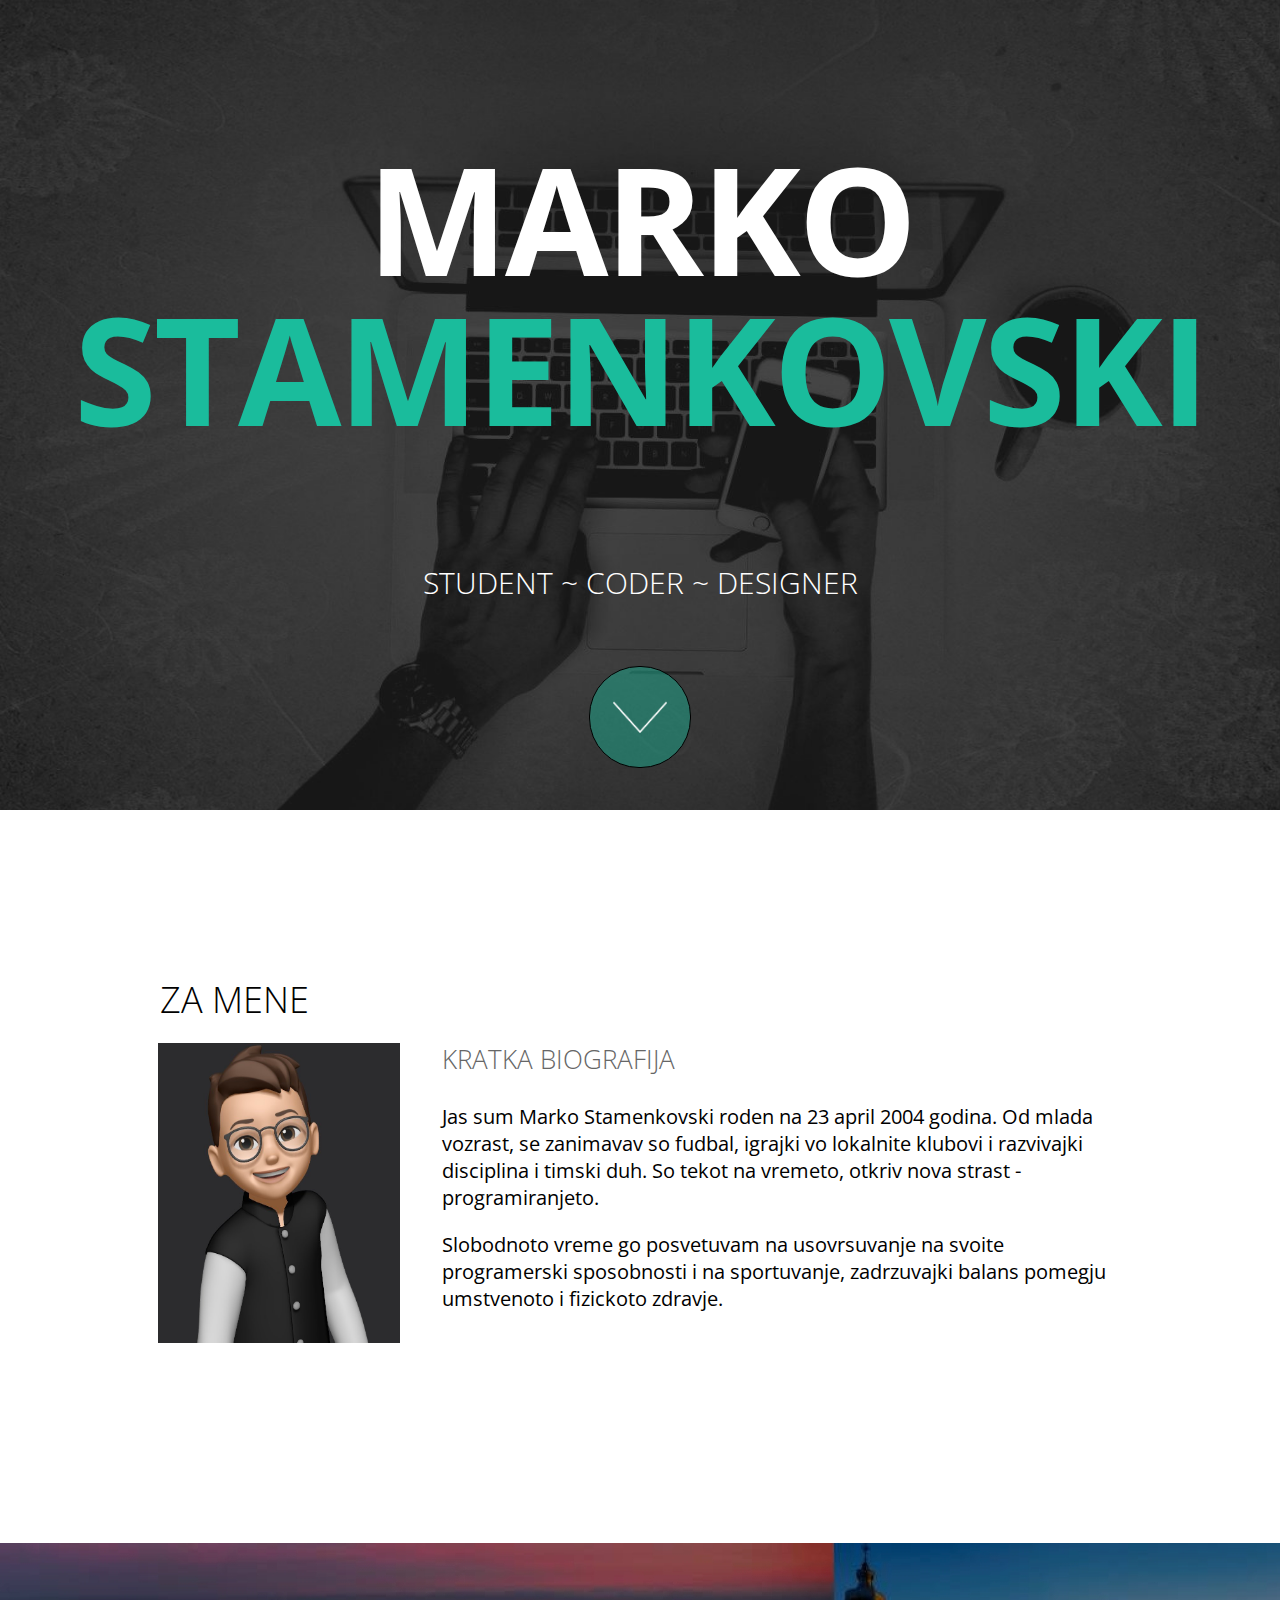
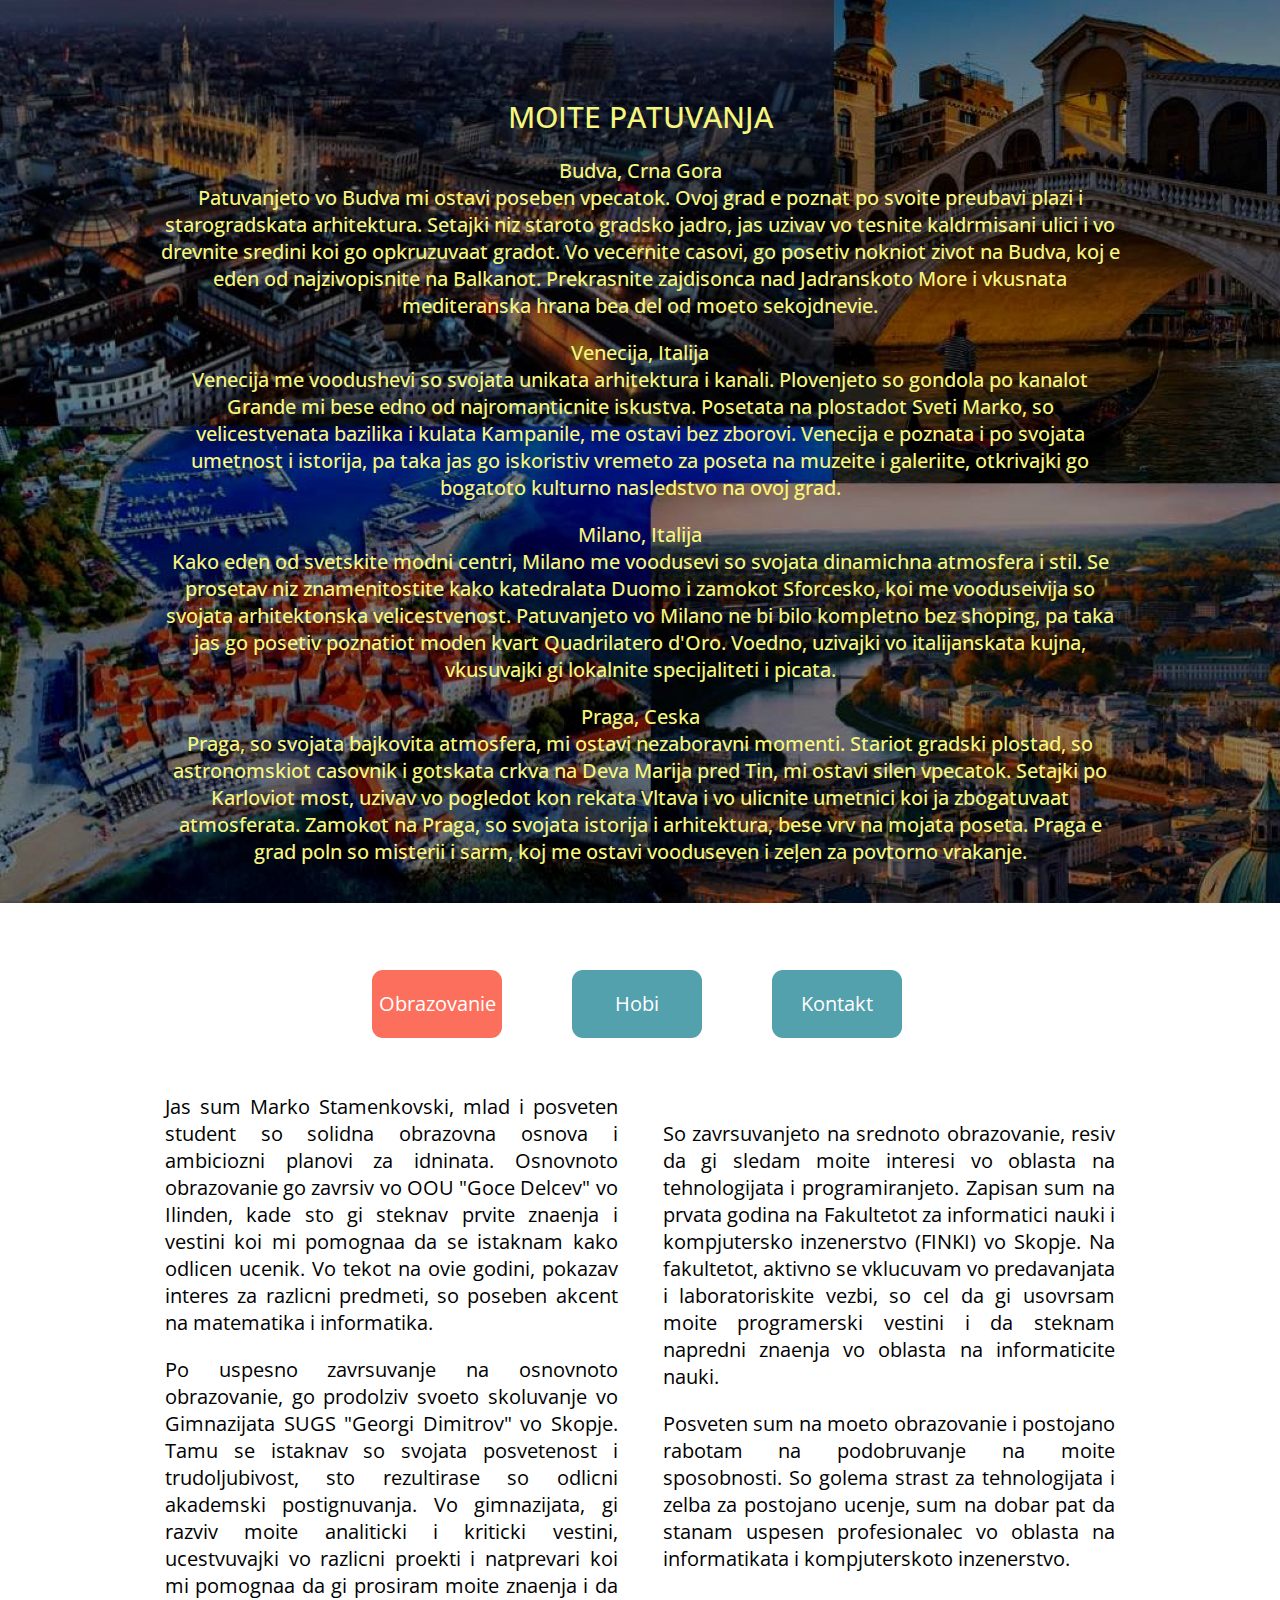
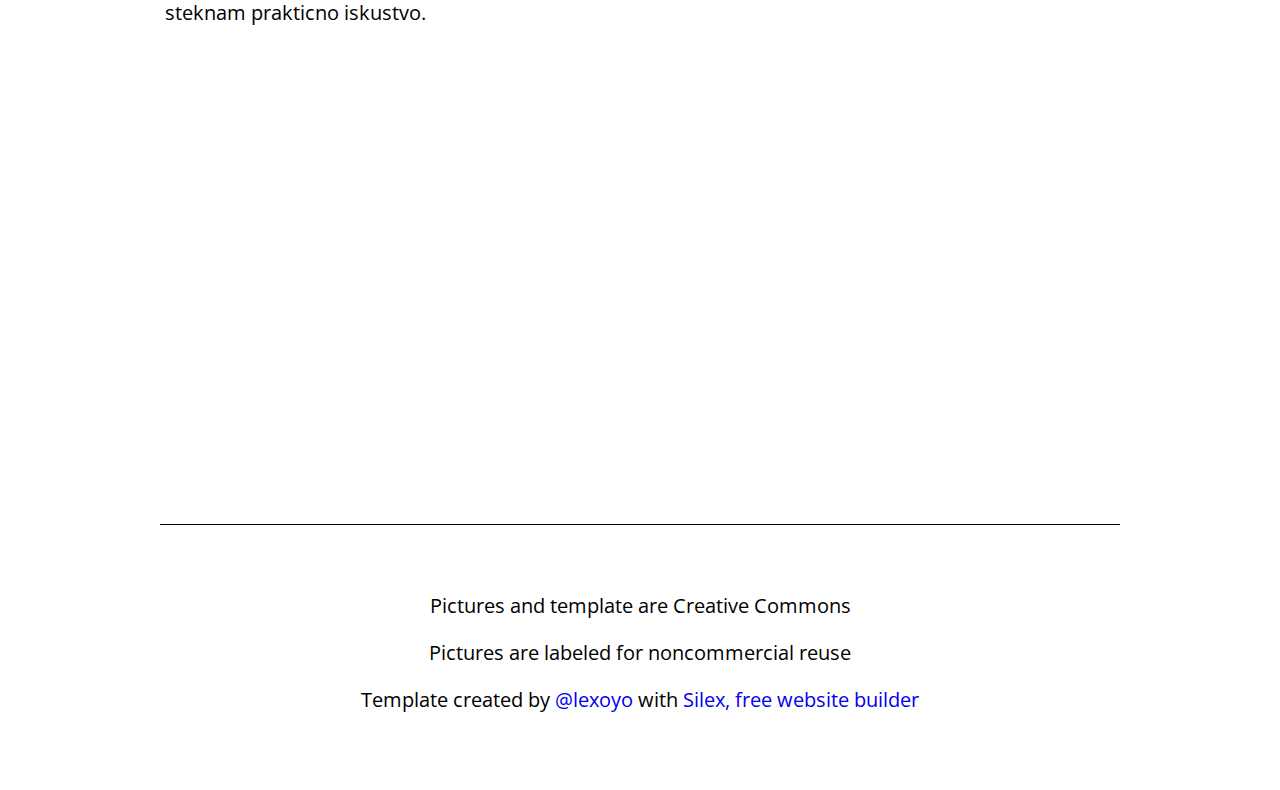
<file: index.html>
<!doctype html><html lang=""><head>
    <meta charset="UTF-8">
    <!-- generator meta tag -->
    <!-- leave this for stats and Silex version check -->
    <meta name="generator" content="Silex v2.2.14">
    <!-- End of generator meta tag -->
    <link href="css/normalize.css" rel="stylesheet">
    <link href="css/front-end.css" rel="stylesheet">
    <script src="js/jquery.js"></script>
    
    
    <script src="js/front-end.js"></script>

    
    <script class="silex-script"></script>
    

    <title> - Design</title>

    <meta name="viewport" content="width=device-width, initial-scale=1, maximum-scale=2.2" data-silex-viewport="">
    
<link href="https://fonts.googleapis.com/css?family=Open+Sans:700,300" rel="stylesheet" class="silex-custom-font"><script src="js/unslider-min.js"></script><script src="js/unslider-min.js"></script><link rel="stylesheet" href="css/unslider.css"><link rel="stylesheet" href="css/unslider.css"><script src="js/script.js"></script><link href="css/styles.css" rel="stylesheet"><style>body { opacity: 0; transition: .25s opacity ease; }</style></head>

<body class="body-initial enable-mobile all-style prevent-resizable prevent-selectable editable-style silex-runtime silex-published" data-current-page="page-design">
    <section class="container-element editable-style silex-id-1489143154958-1 section-element prevent-resizable">
        <div class="editable-style silex-element-content silex-id-1489143154957-0 container-element hero website-width">
            
            
        <div class="editable-style silex-id-1440793860642-0 text-element top-text text-style-1">
                <div class="silex-element-content normal">
                    <h1>MARKO <b>STAMENKOVSKI</b> </h1>
                    
                    <h2>Student ~ Coder ~ Designer </h2>
                    
                </div>
            </div><a class="editable-style silex-id-1440798151836-0 container-element go-down" href="#after-hero">

                <div class="editable-style silex-id-1484954814876-0 image-element"><img src="assets/scroll_arrow.png" class="" alt="scroll arrow down"></div>
            </a></div>
    </section>
    <section class="container-element editable-style silex-id-1489143327627-3 section-element prevent-resizable">
        
    <div class="editable-style silex-element-content silex-id-1489143327626-2 container-element website-width" id="after-hero">

            
            
            
        <div class="editable-style silex-id-1440798996856-3 text-element">
                <div class="silex-element-content normal">
                    <h3>Za Mene</h3>
                </div>
            </div><div class="editable-style silex-id-1440798669277-2 image-element"><img class="" src="assets/me.jpg" alt="Portrait of me">
            </div><div class="editable-style silex-id-1440799193140-4 text-element content-black">
                <div class="silex-element-content normal">
                    <h3>Kratka Biografija<br></h3>
                    <p>Jas sum Marko Stamenkovski roden na 23 april 2004 godina. Od mlada vozrast, se zanimavav so fudbal, igrajki vo lokalnite klubovi i razvivaјki disciplina i timski duh. So tekot na vremeto, otkriv nova strast - programiranjeto.
                        <br>
                    </p>
                    <p> Slobodnoto vreme go posvetuvam na usovrsuvanje na svoite programerski sposobnosti i na sportuvanje, zadrzuvaјki balans pomegju umstvenoto i fizickoto zdravje. </p>
                </div>
            </div></div></section>
    <section class="container-element editable-style silex-id-1489143411591-5 section-element prevent-resizable">
        <div class="editable-style silex-element-content website-width silex-id-1489143411591-4 container-element">
            <div class="editable-style silex-id-1440800016088-6 text-element middle-text content-white">
                <div class="silex-element-content normal">
                    <h2>Moite patuvanja <br></h2>
                    <p>Budva, Crna Gora <br>
                        Patuvanjeto vo Budva mi ostavi poseben vpecatok. Ovoj grad e poznat po svoite preubavi plazi i starogradskata arhitektura. Setajki niz staroto gradsko jadro, jas uzivav vo tesnite kaldrmisani ulici i vo drevnite ѕredini koi go opkruzuvaat gradot. Vo vecernite casovi, go posetiv nokniot zivot na Budva, koj e eden od najzivopisnite na Balkanot. Prekrasnite zajdisonca nad Jadranskoto More i vkusnata mediteranska hrana bea del od moeto sekojdnevie.</p>
                    <p></p>
                    <p>Venecija, Italija<br>
                        Venecija me voodushevi so svojata unikata arhitektura i kanali. Plovenjeto so gondola po kanalot Grande mi bese edno od najromanticnite iskustva. Posetata na plostadot Sveti Marko, so velicestvenata bazilika i kulata Kampanile, me ostavi bez zborovi. Venecija e poznata i po svojata umetnost i istorija, pa taka jas go iskoristiv vremeto za poseta na muzeite i galeriite, otkrivaјki
                        go bogatoto kulturno nasledstvo na ovoj grad.</p>
                    <p>Milano, Italija<br>
                        Kako eden od svetskite modni centri, Milano me voodusevi so svojata dinamichna atmosfera i stil. Se prosetav niz znamenitostite kako katedralata Duomo i zamokot Sforcesko, koi me vooduseivija so svojata arhitektonska velicestvenost. Patuvanjeto vo Milano ne bi bilo kompletno bez shoping, pa taka jas go posetiv poznatiot moden kvart Quadrilatero d'Oro. Voedno, uzivajki vo italijanskata kujna,
                        vkusuvajki gi lokalnite specijaliteti i picata.
                    </p>
                    <p>Praga, Ceska<br>
                        Praga, so svojata bajkovita atmosfera, mi ostavi nezaboravni momenti. Stariot gradski plostad, so astronomskiot casovnik i gotskata crkva na Deva Marija pred Tin, mi ostavi silen vpecatok. Setajki po Karloviot most, uzivav vo pogledot kon rekata Vltava i vo ulicnite umetnici koi ja zbogatuvaat atmosferata. Zamokot na Praga, so svojata istorija i arhitektura, bese vrv na mojata poseta. Praga e grad poln so misterii
                        i sarm, koj me ostavi vooduseven i zeļen za povtorno vrakanje.</p>
                    <p></p>
                </div>
            </div>
        </div>
    </section>

    <div class="container-element editable-style silex-id-1489143528708-7 section-element prevent-resizable">
        
    <div class="editable-style silex-element-content silex-id-1489143528708-6 container-element website-width" id="menu">

            
        <a class="editable-style silex-id-1440800306868-7 text-element button content-white page-link-active" style="top: 67px; left: 212px; width: 130px; min-height: 68px;" href="index.html#menu">
                <div class="silex-element-content normal"><p>Obrazovanie
                </p></div>
            </a><a class="editable-style text-element button silex-id-1440800468283-8 content-white" style="top: 67px; left: 412px; width: 130px; min-height: 68px;" href="photo.html#menu">
                <div class="silex-element-content normal"><p>Hobi
                </p></div>
            </a><a class="editable-style text-element button silex-id-1440800509589-9 content-white" style="top: 67px; left: 612px; width: 130px; min-height: 68px;" href="code.html#menu">
                <div class="silex-element-content normal"><p>Kontakt
                </p></div>
            </a><div class="editable-style silex-id-1440800819834-10 text-element col content-columns page-design paged-element paged-element-visible" style="top: 170px; width: 960px; min-height: 960px;">
                <div class="silex-element-content normal"><p>Jas sum Marko Stamenkovski, mlad i posveten student so solidna obrazovna osnova i ambiciozni planovi za idninata. Osnovnoto obrazovanie go zavrsiv vo OOU "Goce Delcev" vo Ilinden, kade sto gi steknav prvite znaenja i vestini koi mi pomognaa da se istaknam kako odlicen ucenik. Vo tekot na ovie godini, pokazav interes za razlicni predmeti,
                    so poseben akcent na matematika i informatika. <br></p><p>Po uspesno zavrsuvanje na osnovnoto obrazovanie, go prodolziv svoeto skoluvanje vo Gimnazijata SUGS "Georgi Dimitrov" vo Skopje. Tamu se istaknav so svojata posvetenost i trudoljubivost, sto rezultirase so odlicni akademski postignuvanja. Vo gimnazijata, gi razviv moite analiticki i kriticki vestini, ucestvuvaјki vo razlicni proekti i natprevari koi mi pomognaa
                    da gi prosiram moite znaenja i da steknam prakticno iskustvo. <br></p><p>
                     <br></p>
                    <p>So zavrsuvanjeto na srednoto obrazovanie, resiv da gi sledam moite interesi vo oblasta na tehnologijata i programiranjeto. Zapisan sum na prvata godina na Fakultetot za informatici nauki i kompjutersko inzenerstvo (FINKI) vo Skopje. Na fakultetot, aktivno se vklucuvam vo predavanjata i laboratoriskite vezbi, so cel da gi usovrsam moite programerski vestini i da steknam napredni znaenja
                        vo oblasta na informaticite nauki. <br></p><p>Posveten sum na moeto obrazovanie i postojano rabotam na podobruvanje na moite sposobnosti. So golema strast za tehnologijata i zelba za postojano ucenje, sum na dobar pat da stanam uspesen profesionalec
                        vo oblasta na informatikata i kompjuterskoto inzenerstvo.<br></p></div>
            </div></div></div>
    <footer class="container-element editable-style silex-id-1489143627408-9 section-element prevent-resizable">
        <div class="editable-style silex-element-content website-width silex-id-1489143627407-8 container-element">
            <div class="editable-style silex-id-1440801730160-14 text-element footer">
                <div class="silex-element-content normal"><p><br></p><p>Pictures and template are Creative Commons
                        </p><p>Pictures are labeled for noncommercial reuse
                        </p><p>Template created by <a href="//lexoyo.me/">@lexoyo</a> with <a href="//www.silex.me/">Silex, free website builder</a></p>
                    
                </div>
            </div>
        </div>
    </footer>












</body></html>
</file>
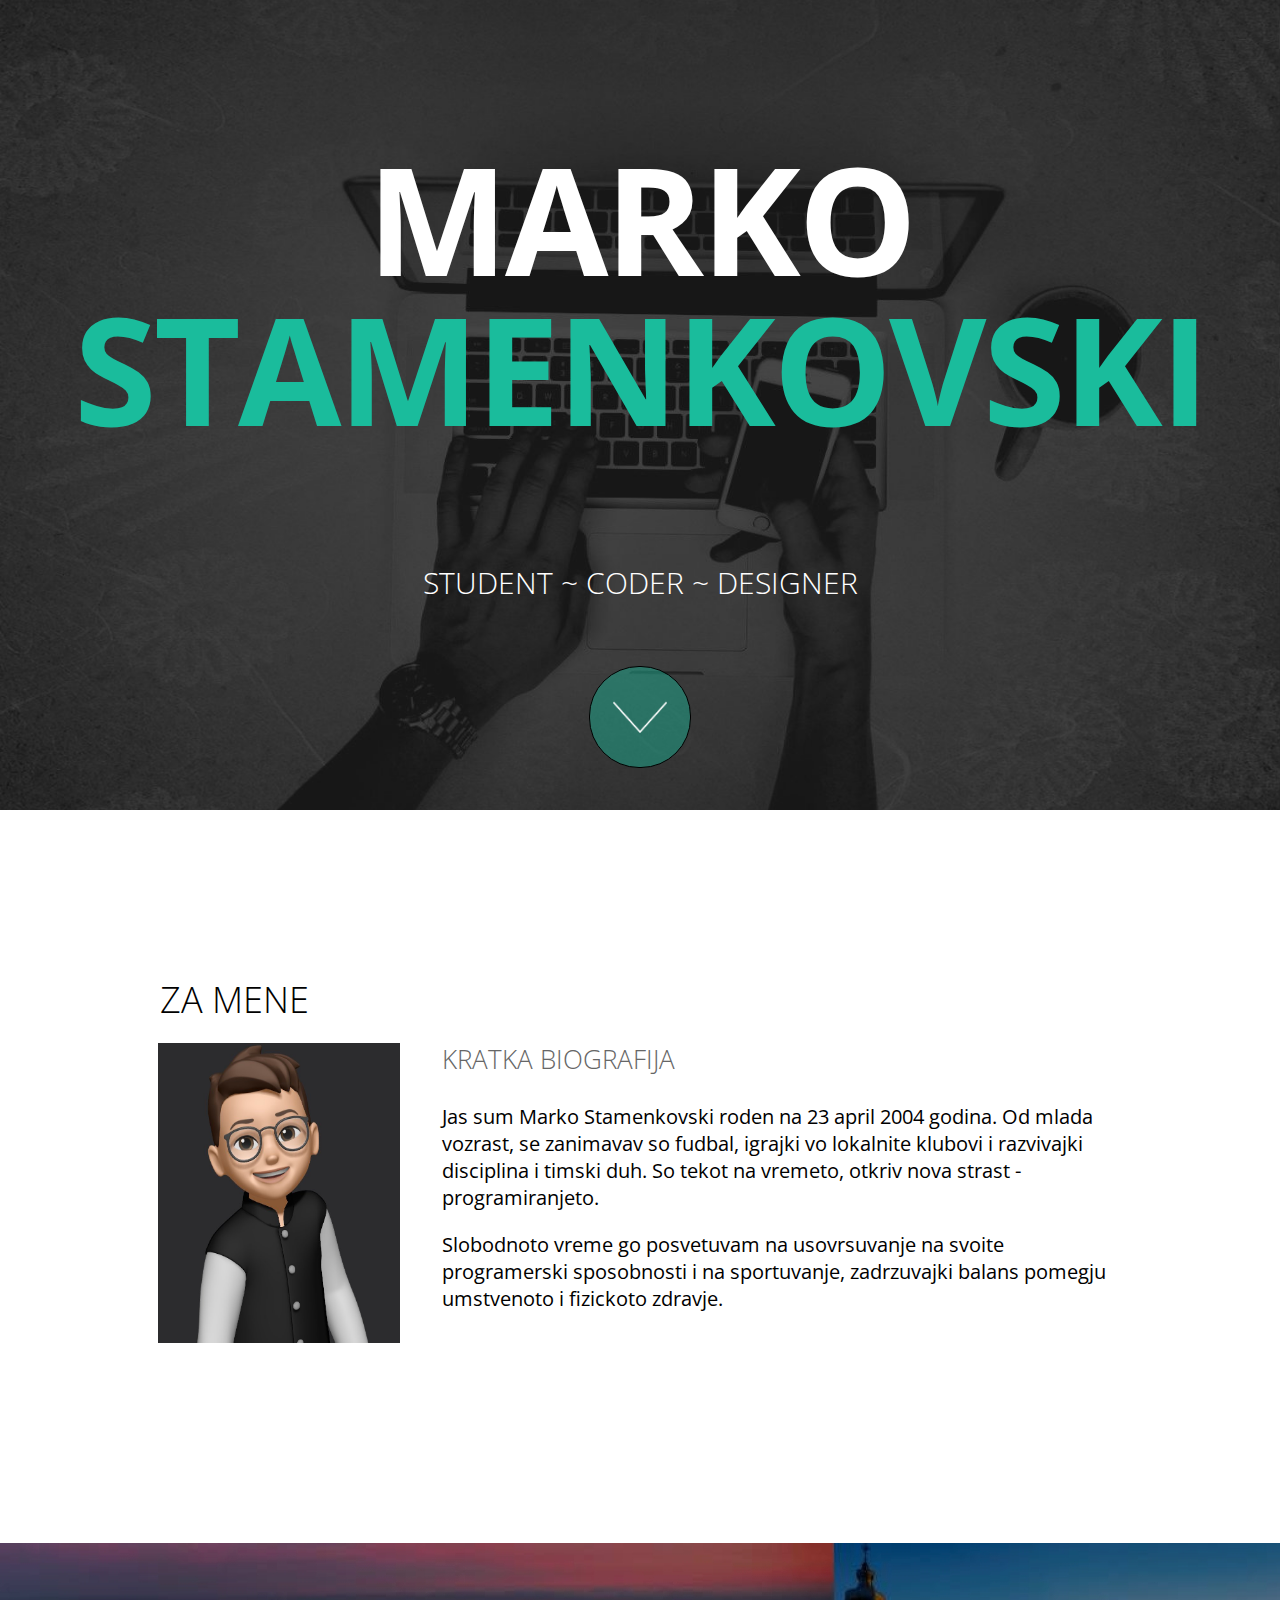
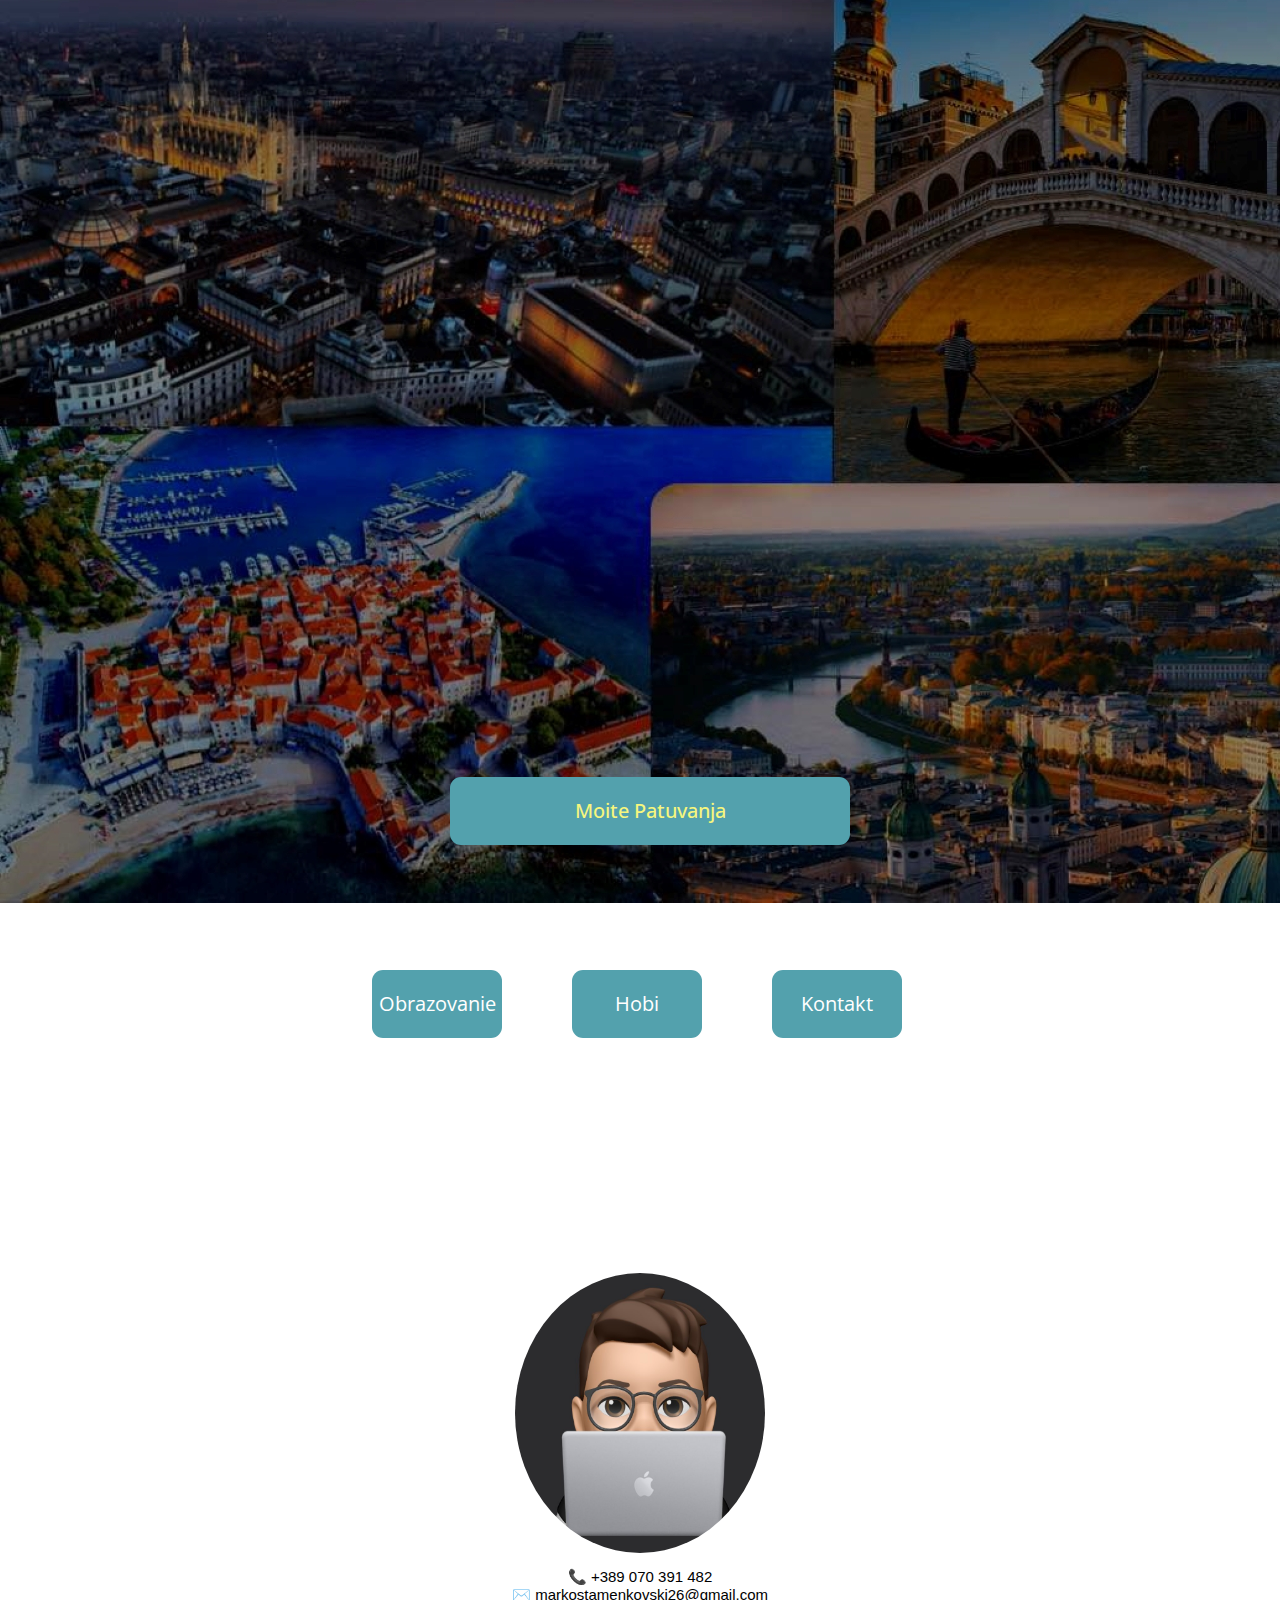
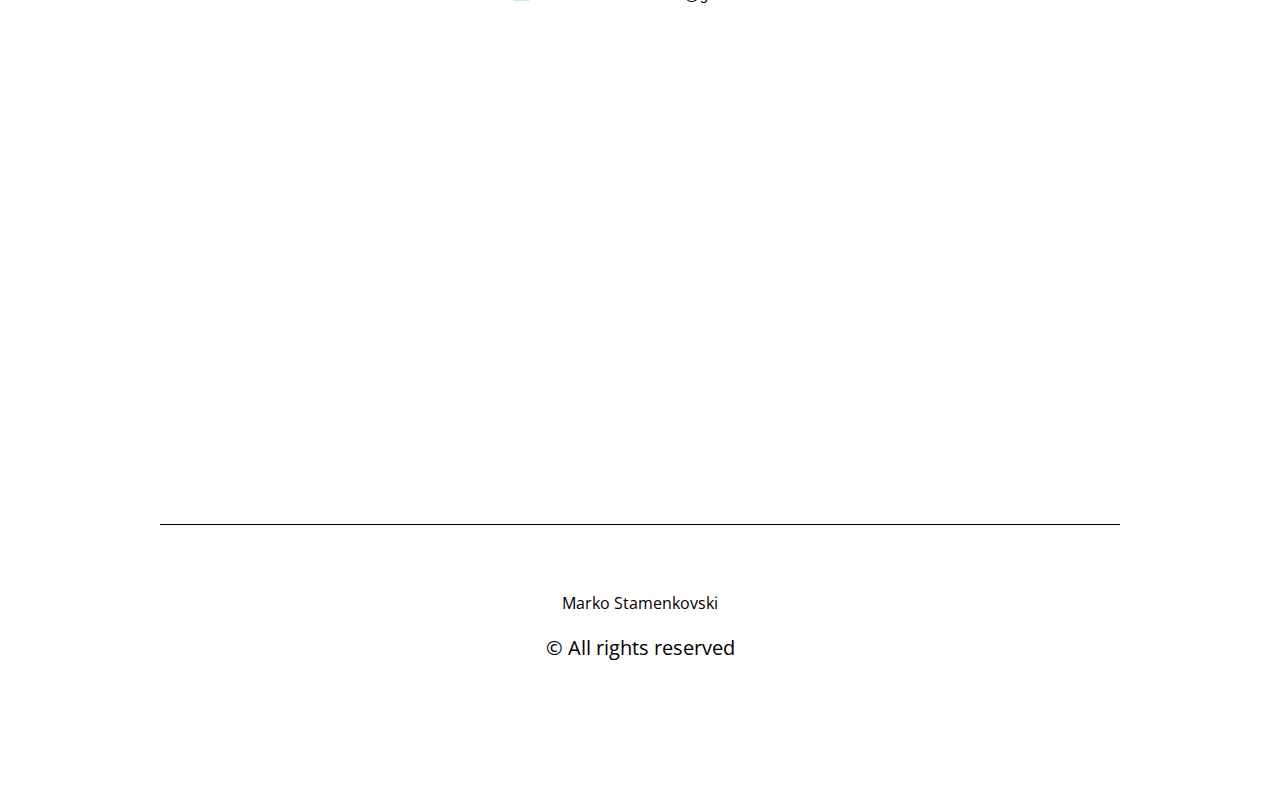
<file: code.html>
<!doctype html><html lang=""><head>
    <meta charset="UTF-8">
    <!-- generator meta tag -->
    <!-- leave this for stats and Silex version check -->
    <meta name="generator" content="Silex v2.2.14">
    <!-- End of generator meta tag -->
    <link href="css/normalize.css" rel="stylesheet">
    <link href="css/front-end.css" rel="stylesheet">
    <script src="js/jquery.js"></script>


    <script src="js/front-end.js"></script>


    <script class="silex-script"></script>


    <title> - Design</title>

    <meta name="viewport" content="width=device-width, initial-scale=1, maximum-scale=2.2" data-silex-viewport="">

    <link href="https://fonts.googleapis.com/css?family=Open+Sans:700,300" rel="stylesheet" class="silex-custom-font"><script src="js/unslider-min.js"></script><script src="js/unslider-min.js"></script><link rel="stylesheet" href="css/unslider.css"><link rel="stylesheet" href="css/unslider.css"><script src="js/script.js"></script><link href="css/styles.css" rel="stylesheet"><style>body { opacity: 0; transition: .25s opacity ease; }</style></head>

<body class="body-initial enable-mobile all-style prevent-resizable prevent-selectable editable-style silex-runtime silex-published" data-current-page="page-design">
<section class="container-element editable-style silex-id-1489143154958-1 section-element prevent-resizable">
    <div class="editable-style silex-element-content silex-id-1489143154957-0 container-element hero website-width">


        <div class="editable-style silex-id-1440793860642-0 text-element top-text text-style-1">
            <div class="silex-element-content normal">
                <h1>MARKO <b>STAMENKOVSKI</b> </h1>

                <h2>Student ~ Coder ~ Designer </h2>

            </div>
        </div><a class="editable-style silex-id-1440798151836-0 container-element go-down" href="#after-hero">

        <div class="editable-style silex-id-1484954814876-0 image-element"><img src="assets/scroll_arrow.png" class="" alt="scroll arrow down"></div>
    </a></div>
</section>
<section class="container-element editable-style silex-id-1489143327627-3 section-element prevent-resizable">

    <div class="editable-style silex-element-content silex-id-1489143327626-2 container-element website-width" id="after-hero">




        <div class="editable-style silex-id-1440798996856-3 text-element">
            <div class="silex-element-content normal">
                <h3>Za Mene</h3>
            </div>
        </div><div class="editable-style silex-id-1440798669277-2 image-element"><img class="" src="assets/me.jpg" alt="Portrait of me">
    </div><div class="editable-style silex-id-1440799193140-4 text-element content-black">
        <div class="silex-element-content normal">
            <h3>Kratka Biografija<br></h3>
            <p>Jas sum Marko Stamenkovski roden na 23 april 2004 godina. Od mlada vozrast, se zanimavav so fudbal, igrajki vo lokalnite klubovi i razvivaјki disciplina i timski duh. So tekot na vremeto, otkriv nova strast - programiranjeto.
                <br>
            </p>
            <p> Slobodnoto vreme go posvetuvam na usovrsuvanje na svoite programerski sposobnosti i na sportuvanje, zadrzuvaјki balans pomegju umstvenoto i fizickoto zdravje. </p>
        </div>
    </div></div></section>

<section class="container-element editable-style silex-id-1489143411591-5 section-element prevent-resizable"  >
    <div class="editable-style silex-element-content website-width silex-id-1489143411591-4 container-element" >
        <div class="editable-style silex-id-1440800016088-6 text-element middle-text content-white" >
            <div class="silex-element-content normal" >
                <a class="editable-style text-element button silex-id-1440800509589-9 content-white" style="top: 700px; left: 290px; width: 400px; min-height: 68px;" href="Patuvanja.html#patuvanja">
                    <div class="silex-element-content normal" ><p>Moite Patuvanja
                    </p></div>
                </a>
            </div>
        </div>
    </div>
</section>

<div class="container-element editable-style silex-id-1489143528708-7 section-element prevent-resizable">

    <div class="editable-style silex-element-content silex-id-1489143528708-6 container-element website-width" id="menu">


        <a class="editable-style text-element button silex-id-1440800468283-8 content-white" style="top: 67px; left: 212px; width: 130px; min-height: 68px ;" href="index.html#menu">
            <div class="silex-element-content normal"><p>Obrazovanie
            </p></div>
        </a>
        <a class="editable-style text-element button silex-id-1440800468283-8 content-white" style="top: 67px; left: 412px; width: 130px; min-height: 68px;" href="photo.html#menu">
            <div class="silex-element-content normal"><p>Hobi
            </p></div>
        </a>
        <a class="editable-style text-element button silex-id-1440800509589-9 content-white" style="top: 67px; left: 612px; width: 130px; min-height: 68px;" href="code.html#menu">
            <div class="silex-element-content normal"><p>Kontakt
            </p></div>
        </a>
        <div class="editable-style silex-id-1440800819834-10 text-element col content-columns page-design paged-element paged-element-visible" style="top: 170px; width: 960px; min-height: 960px;">
            <div class="silex-element-content2 normal">
                <div class="slika">
                <img src="assets/avatar.jpg" width="250" height="280">
                </div>
                <div class="info">
                <p id="para">📞 +389 070 391 482 <br>✉️ markostamenkovski26@gmail.com</p>
                </div>
            </div>
        </div></div></div>
<footer class="container-element editable-style silex-id-1489143627408-9 section-element prevent-resizable">
    <div class="editable-style silex-element-content website-width silex-id-1489143627407-8 container-element">
        <div class="editable-style silex-id-1440801730160-14 text-element footer">
            <div class="silex-element-content normal"><p><br></p><p>
            </p>Marko Stamenkovski<p>
                <p>&copy; All rights reserved</p>

            </div>
        </div>
    </div>
</footer>



</body></html>
</file>
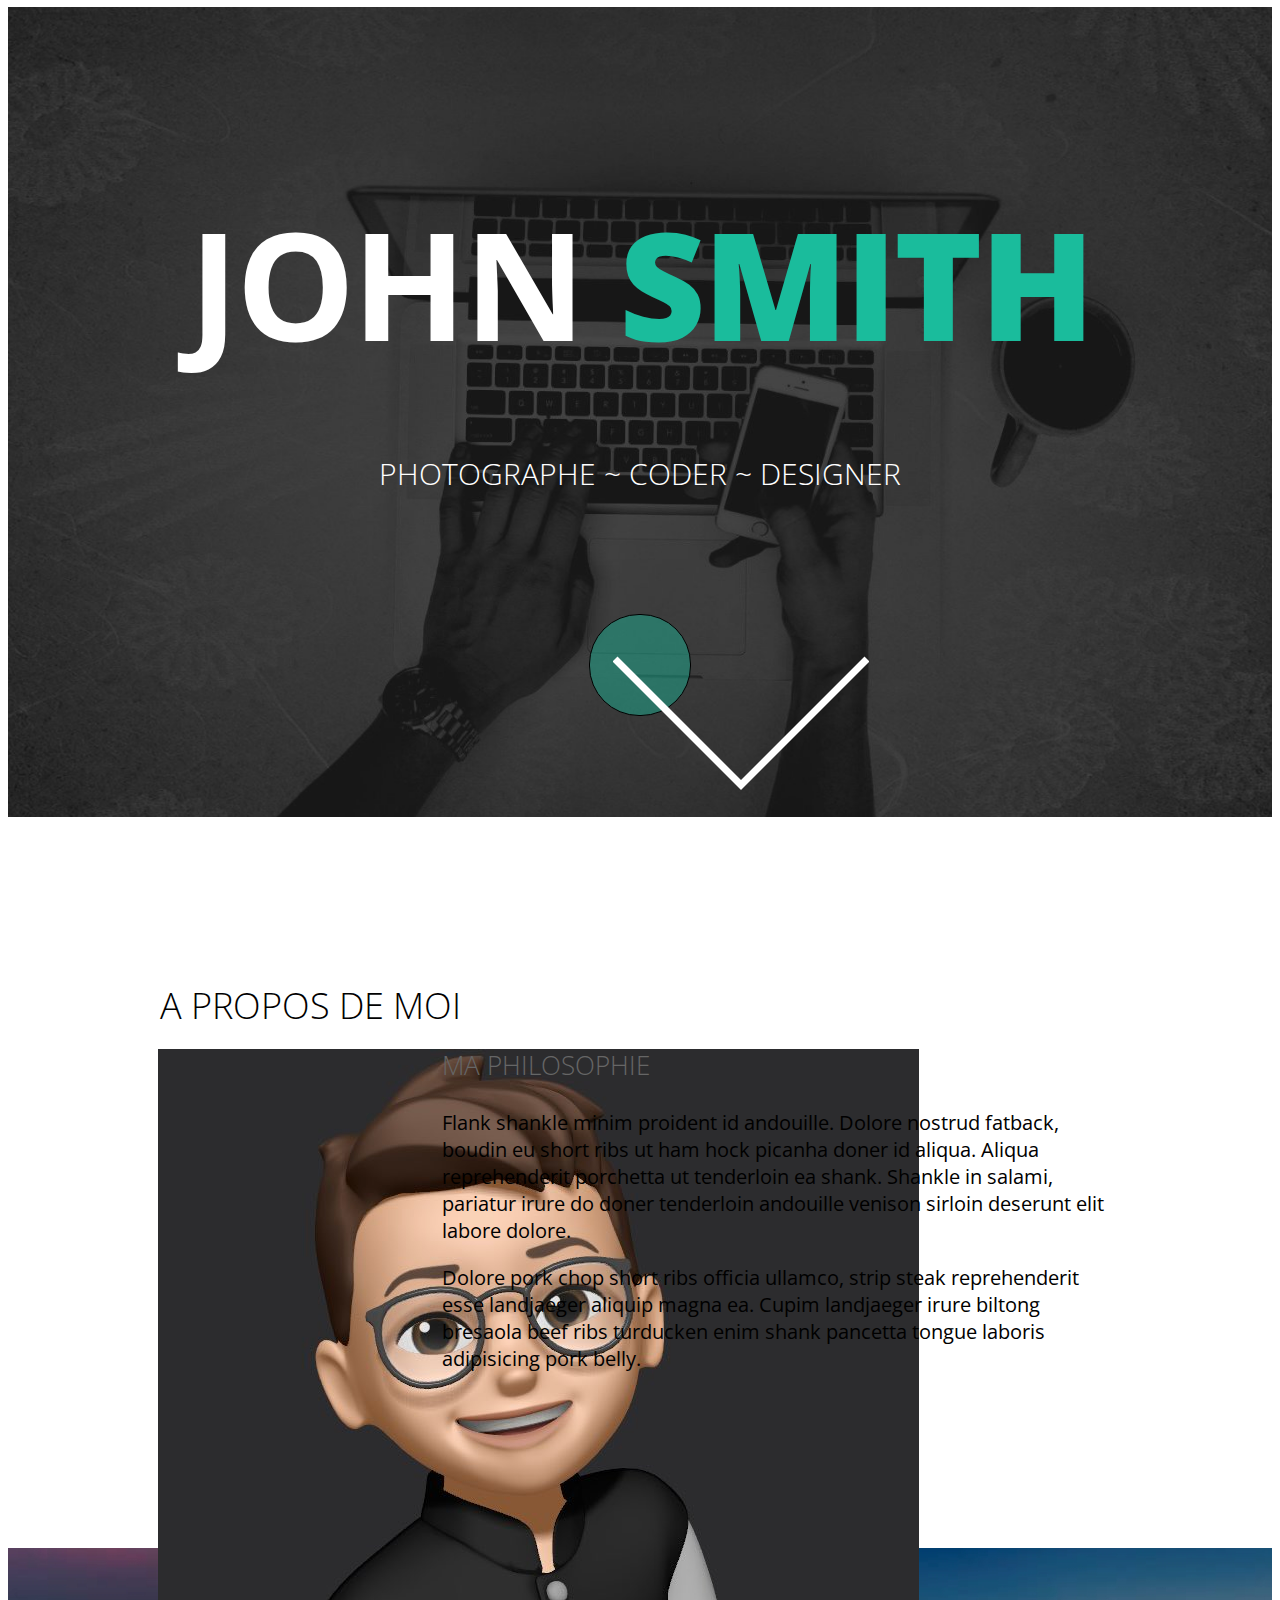
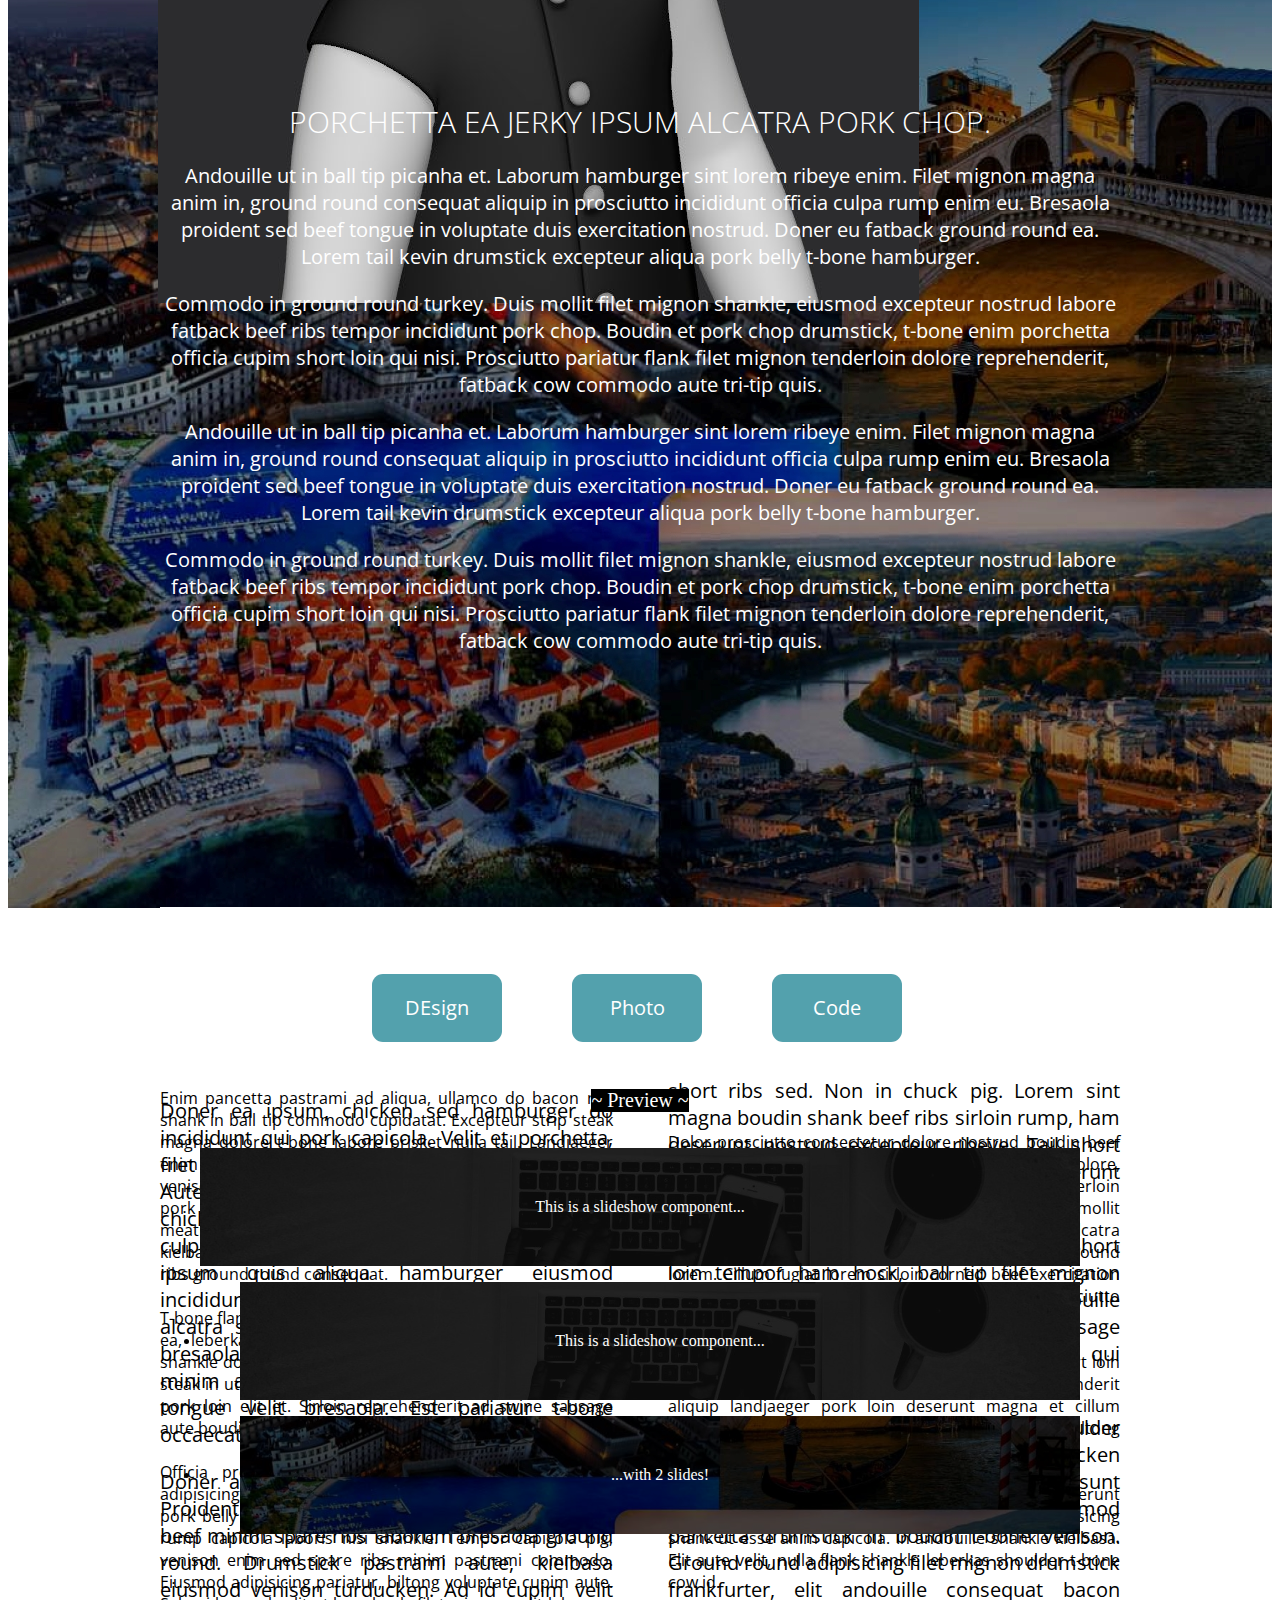
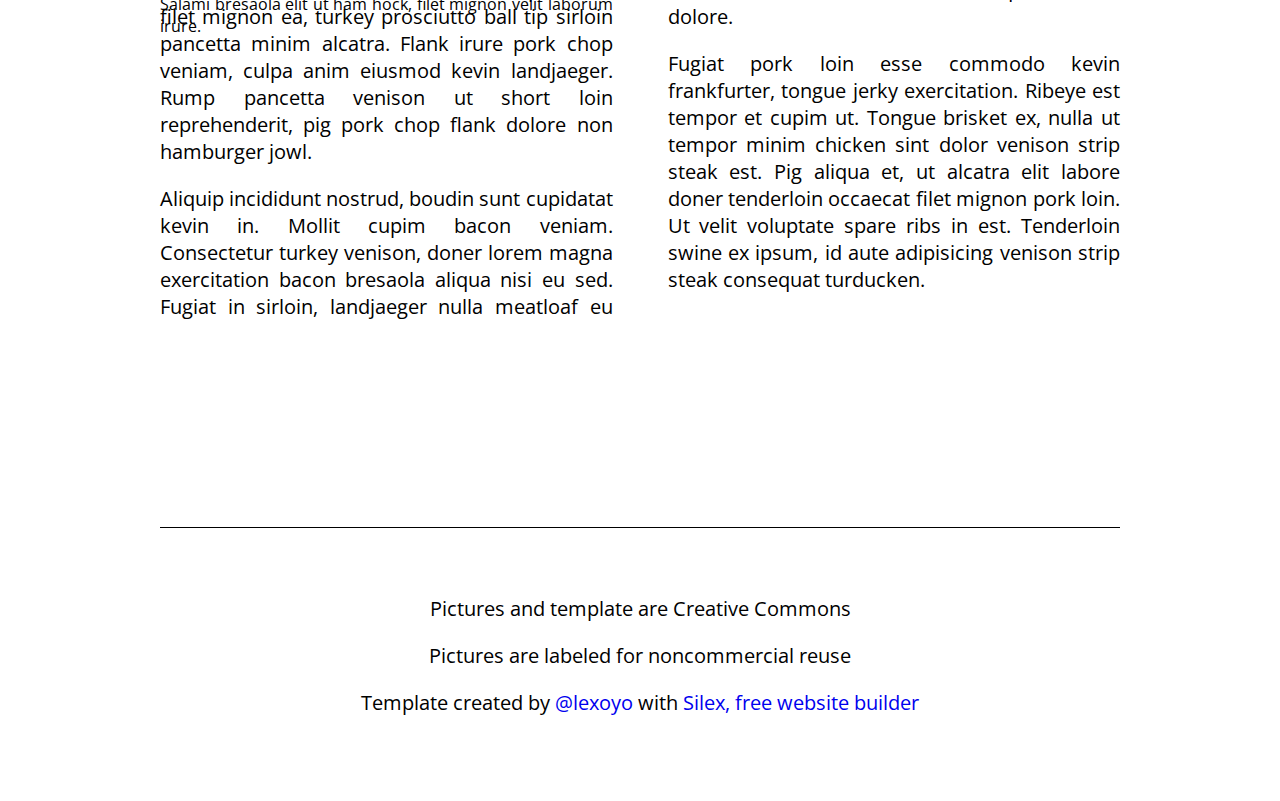
<file: editable.html>
<!DOCTYPE html><html lang=""><head><script type="text/javascript" class="silex-json-styles" data-silex-static="">
    window.silex = window.silex || {}
    window.silex.data = {"site":{"width":960},"pages":[{"id":"page-design","displayName":"Design","link":{"linkType":"LinkTypePage","href":"#!page-design"},"canDelete":true,"canProperties":true,"canMove":true,"canRename":true,"opened":false},{"id":"page-photo","displayName":"Photo","link":{"linkType":"LinkTypePage","href":"#!page-photo"},"canDelete":true,"canProperties":true,"canMove":true,"canRename":true,"opened":false},{"id":"page-code","displayName":"Code","link":{"linkType":"LinkTypePage","href":"#!page-code"},"canDelete":true,"canProperties":true,"canMove":true,"canRename":true,"opened":false}]}</script>
    <meta charset="UTF-8">
    <!-- generator meta tag -->
    <!-- leave this for stats and Silex version check -->
    <meta name="generator" content="Silex v2.2.14">
    <!-- End of generator meta tag -->
    <link data-silex-static="" href="http://localhost:6805/static/2.12/normalize.css" rel="stylesheet">
    <link data-silex-static="" href="http://localhost:6805/static/2.12/front-end.css" rel="stylesheet">
    <script data-silex-static="" type="text/javascript" src="http://localhost:6805/static/2.12/jquery.js"></script>
    <script data-silex-static="" type="text/javascript" src="http://localhost:6805/static/2.12/jquery-ui.js" data-silex-remove-publish=""></script>
    <script data-silex-static="" type="text/javascript" src="http://localhost:6805/static/2.12/pageable.js" data-silex-remove-publish=""></script>
    <script data-silex-static="" type="text/javascript" src="http://localhost:6805/static/2.12/front-end.js"></script>

    <style class="silex-style">body, html {scroll-behavior: smooth;}.hero {min-height: 90vh;}.heading1 {text-shadow: 2px -2px 5px rgba(0, 0, 0, 0.75);}.button.page-link-active {background-color: #FC6F5C;}</style>
    <script type="text/javascript" class="silex-script"></script>
    <style class="silex-inline-styles">.body-initial {background-color: rgb(255, 255, 255); position: static;}.silex-id-1489143154958-1 {background-image: url(assets/top-pic.jpg); background-position: center center; background-size: cover; background-repeat: no-repeat; background-color: rgba(51,51,51,1); position: static; margin-top: -1px;}.silex-id-1489143154957-0 {background-color: transparent; position: relative; margin-left: auto; margin-right: auto; display: flex; flex-direction: column; align-items: center; justify-content: space-evenly;}.silex-id-1440793860642-0 {width: 960px; top: 151px; left: 0px; background-color: transparent; border-top-left-radius: 5px; border-top-right-radius: 5px; border-bottom-right-radius: 5px; border-bottom-left-radius: 5px; border-top-width: 0px; border-right-width: 0px; border-bottom-width: 0px; border-left-width: 0px; border-top-style: solid; border-right-style: solid; border-bottom-style: solid; border-left-style: solid; min-height: 394px; position: static;}.silex-id-1440798151836-0 {width: 100px; top: 633px; left: 443px; background-color: rgba(26, 188, 156, 0.447059); border-top-left-radius: 50px; border-top-right-radius: 50px; border-bottom-right-radius: 50px; border-bottom-left-radius: 50px; border-top-width: 1px; border-right-width: 1px; border-bottom-width: 1px; border-left-width: 1px; border-top-style: solid; border-right-style: solid; border-bottom-style: solid; border-left-style: solid; border-top-color: rgb(0, 0, 0); border-right-color: rgb(0, 0, 0); border-bottom-color: rgb(0, 0, 0); border-left-color: rgb(0, 0, 0); min-height: 100px; position: static; display: flex; align-items: center; justify-content: center;}.silex-id-1484954814876-0 {width: 54px; top: 37px; left: 23px; height: 33px; position: static;}.silex-id-1489143327627-3 {background-color: transparent; position: static; margin-top: -1px;}.silex-id-1489143327626-2 {background-color: transparent; min-height: 733px; position: relative; margin-left: auto; margin-right: auto;}.silex-id-1440798996856-3 {width: 489px; top: 129px; left: 0px; min-height: 94px; position: absolute;}.silex-id-1440798669277-2 {width: 242px; top: 233px; left: -2px; height: 300px; position: absolute;}.silex-id-1440799193140-4 {width: 678px; top: 205px; left: 282px; min-height: 347px; position: absolute;}.silex-id-1489143411591-5 {background-color: rgba(51,51,51,1); background-image: url(assets/pic2.jpg); position: static; margin-top: -1px;}.silex-id-1489143411591-4 {background-color: transparent; min-height: 960px; position: relative; margin-left: auto; margin-right: auto;}.silex-id-1440800016088-6 {width: 960px; top: 134px; left: 0px; min-height: 621px; position: absolute;}.silex-id-1489143528708-7 {position: static; margin-top: -1px;}.silex-id-1489143528708-6 {background-color: rgb(255, 255, 255); min-height: 1163px; position: relative; margin-left: auto; margin-right: auto;}.silex-id-1440800306868-7 {width: 130px; top: 67px; left: 212px; background-color: rgb(83, 161, 173); border-top-left-radius: 11px; border-top-right-radius: 11px; border-bottom-right-radius: 11px; border-bottom-left-radius: 11px; min-height: 40px; position: absolute;}.silex-id-1440800468283-8 {width: 130px; top: 67px; left: 412px; background-color: rgb(83, 161, 173); border-top-left-radius: 11px; border-top-right-radius: 11px; border-bottom-right-radius: 11px; border-bottom-left-radius: 11px; min-height: 40px; position: absolute;}.silex-id-1440800509589-9 {width: 130px; top: 67px; left: 612px; background-color: rgb(83, 161, 173); border-top-left-radius: 11px; border-top-right-radius: 11px; border-bottom-right-radius: 11px; border-bottom-left-radius: 11px; min-height: 40px; position: absolute;}.silex-id-1440800819834-10 {width: 960px; top: 170px; left: 0px; min-height: 960px; position: absolute;}.silex-id-1440801309675-13 {width: 960px; top: 180px; left: 0px; min-height: 960px; position: absolute;}.silex-id-1492792986749-1 {height: 979px; width: 960px; background-color: transparent; top: 162px; left: 0px; position: absolute;}.silex-id-1489143627408-9 {position: static; margin-top: -1px;}.silex-id-1489143627407-8 {background-color: rgb(255, 255, 255); min-height: 324px; position: relative; margin-left: auto; margin-right: auto;}.silex-id-1440801730160-14 {width: 960px; top: 58px; left: 0px; border-top-width: 1px; border-right-width: 0px; border-bottom-width: 0px; border-left-width: 0px; border-top-style: solid; border-right-style: solid; border-bottom-style: solid; border-left-style: solid; min-height: 218.25px; position: absolute;}@media only screen and (max-width: 480px) {.silex-id-1489143154957-0 {top: 0px; left: 12px; width: 445px;}.silex-id-1440793860642-0 {top: 75px; left: 11px; width: 423px; min-height: 558px;}.silex-id-1440798151836-0 {width: 70px; min-height: 70px;}.silex-id-1489143327627-3 {top: 1020px; left: 0px;}.silex-id-1489143327626-2 {min-height: 1014px;}.silex-id-1489143528708-7 {top: 6167px; left: 0px;}.silex-id-1489143528708-6 {min-height: 472px;}.silex-id-1440801309675-13 {top: 195px; left: 11px; width: 423px; min-height: 2525px;}}</style>





















    



    
    <title></title>





















































    <meta name="viewport" content="width=device-width, initial-scale=1, maximum-scale=2.2" data-silex-viewport="">












    
    
    
    
<link href="https://fonts.googleapis.com/css?family=Open+Sans:700,300" rel="stylesheet" class="silex-custom-font"><script src="http://localhost:6805/static/2.12/unslider/unslider-min.js" data-silex-static="" data-dependency=""></script><script src="http://localhost:6805/static/2.12/unslider/unslider-min.js" data-silex-static="" data-dependency=""></script><link rel="stylesheet" href="http://localhost:6805/static/2.12/unslider/unslider.css" data-silex-static="" data-dependency=""><link rel="stylesheet" href="http://localhost:6805/static/2.12/unslider/unslider.css" data-silex-static="" data-dependency=""><style class="silex-style-settings">.website-width {width: 960px;}@media (min-width: 481px) {.silex-editor {min-width: 1160px;}}</style><style class="silex-prodotype-style" data-style-id="all-style">h1 {font-weight: 700; font-size: 150px; color: #FFFFFF; text-align: center; line-height: 1; letter-spacing: -3px;}h2 {font-weight: 300; font-size: 30px; color: #FFFFFF; text-align: center; text-transform: uppercase; line-height: 1;}h3 {font-weight: 300; font-size: 36px; text-transform: uppercase;}.text-element > .silex-element-content {font-family: 'Open Sans', sans-serif;}p {font-size: 20px;}a {text-decoration: none;}[data-silex-href] {text-decoration: none;}@media only screen and (max-width: 480px) {h1 {font-weight: 300; margin-left: 10px; margin-right: 10px;}h2 {margin-left: 10px; margin-right: 10px;}h3 {padding-left: 10px; padding-right: 10px;}.text-element > .silex-element-content {font-size: 150%;}p {font-size: 150%; padding-left: 10px; padding-right: 10px;}b {font-weight: 300;}}</style><style class="silex-prodotype-style" data-style-id="text-style-1">.text-style-1 b {color: #1ABC9C;}</style><style class="silex-prodotype-style" data-style-id="content-black">.content-black h3 {font-size: 26px; color: #666666;}</style><style class="silex-prodotype-style" data-style-id="content-white">.content-white.text-element > .silex-element-content {color: #FFFFFF; text-align: center;}</style><style class="silex-prodotype-style" data-style-id="content-columns">.content-columns.text-element > .silex-element-content {text-align: justify; columns: 2; column-gap: 55px;}@media only screen and (max-width: 480px) {.content-columns.text-element > .silex-element-content {columns: 1;}}</style><style class="silex-prodotype-style" data-style-id="footer">.footer.text-element > .silex-element-content {text-align: center;}</style></head>

<body data-silex-id="body-initial" class="body-initial enable-mobile all-style prevent-resizable prevent-selectable editable-style silex-runtime" data-silex-type="container-element" style="">
    <section data-silex-type="container-element" class="container-element editable-style silex-id-1489143154958-1 section-element prevent-resizable" data-silex-id="silex-id-1489143154958-1">
        <div data-silex-type="container-element" class="editable-style silex-element-content silex-id-1489143154957-0 container-element hero website-width" data-silex-id="silex-id-1489143154957-0">
            
            
        <div data-silex-id="silex-id-1440793860642-0" class="editable-style silex-id-1440793860642-0 text-element top-text text-style-1" data-silex-type="text-element">
                <div class="silex-element-content normal">
                    <h1>JOHN <b>SMITH</b> </h1>
                    
                        <h2>Photographe ~ Coder ~ Designer </h2>
                    
                </div>
            </div><a data-silex-id="silex-id-1440798151836-0" class="editable-style silex-id-1440798151836-0 container-element go-down" data-silex-type="container-element" href="#after-hero">

                <div data-silex-type="image-element" class="editable-style silex-id-1484954814876-0 image-element" data-silex-id="silex-id-1484954814876-0"><img src="assets/scroll_arrow.png" class="" alt="scroll arrow down"></div>
            </a></div>
    </section>
    <section data-silex-type="container-element" class="container-element editable-style silex-id-1489143327627-3 section-element prevent-resizable" data-silex-id="silex-id-1489143327627-3" style="">
        
    <div data-silex-type="container-element" class="editable-style silex-element-content silex-id-1489143327626-2 container-element website-width" data-silex-id="silex-id-1489143327626-2" id="after-hero">

            
            
            
        <div data-silex-id="silex-id-1440798996856-3" class="editable-style silex-id-1440798996856-3 text-element" data-silex-type="text-element">
                <div class="silex-element-content normal">
                    <h3>A propos de moi</h3>
                </div>
            </div><div data-silex-id="silex-id-1440798669277-2" class="editable-style silex-id-1440798669277-2 image-element" data-silex-type="image-element"><img class="" src="assets/me.jpg" alt="Portrait of me">
            </div><div data-silex-id="silex-id-1440799193140-4" class="editable-style silex-id-1440799193140-4 text-element content-black" data-silex-type="text-element">
                <div class="silex-element-content normal">
                    <h3>Ma philosophie<br></h3>
                    <p>Flank shankle minim proident id andouille. Dolore nostrud fatback, boudin eu short ribs ut ham hock picanha doner id aliqua. Aliqua reprehenderit porchetta ut tenderloin ea shank. Shankle in salami, pariatur irure do doner tenderloin
                        andouille venison sirloin deserunt elit labore dolore.
                        <br>
                    </p>
                    <p> Dolore pork chop short ribs officia ullamco, strip steak reprehenderit esse landjaeger aliquip magna ea. Cupim landjaeger irure biltong bresaola beef ribs turducken enim shank pancetta tongue laboris adipisicing pork belly.</p>
                </div>
            </div></div></section>
    <section data-silex-type="container-element" class="container-element editable-style silex-id-1489143411591-5 section-element prevent-resizable" data-silex-id="silex-id-1489143411591-5">
        <div data-silex-type="container-element" class="editable-style silex-element-content website-width silex-id-1489143411591-4 container-element" data-silex-id="silex-id-1489143411591-4">
            <div data-silex-id="silex-id-1440800016088-6" class="editable-style silex-id-1440800016088-6 text-element middle-text content-white" data-silex-type="text-element">
                <div class="silex-element-content normal">
                    <h2>Porchetta ea jerky ipsum alcatra pork chop. <br></h2>
                    <p>Andouille ut in ball tip picanha et. Laborum hamburger sint lorem ribeye enim. Filet mignon magna anim in, ground round consequat aliquip in prosciutto incididunt officia culpa rump enim eu. Bresaola proident sed beef tongue in voluptate
                        duis exercitation nostrud. Doner eu fatback ground round ea. Lorem tail kevin drumstick excepteur aliqua pork belly t-bone hamburger.</p>
                    <p></p>
                    <p>Commodo in ground round turkey. Duis mollit filet mignon shankle, eiusmod excepteur nostrud labore fatback beef ribs tempor incididunt pork chop. Boudin et pork chop drumstick, t-bone enim porchetta officia cupim short loin qui nisi.
                        Prosciutto pariatur flank filet mignon tenderloin dolore reprehenderit, fatback cow commodo aute tri-tip quis.</p>
                    <p>Andouille ut in ball tip picanha et. Laborum hamburger sint lorem ribeye enim. Filet mignon magna anim in, ground round consequat aliquip in prosciutto incididunt officia culpa rump enim eu. Bresaola proident sed beef tongue in voluptate
                        duis exercitation nostrud. Doner eu fatback ground round ea. Lorem tail kevin drumstick excepteur aliqua pork belly t-bone hamburger.
                    </p>
                    <p>Commodo in ground round turkey. Duis mollit filet mignon shankle, eiusmod excepteur nostrud labore fatback beef ribs tempor incididunt pork chop. Boudin et pork chop drumstick, t-bone enim porchetta officia cupim short loin qui nisi.
                        Prosciutto pariatur flank filet mignon tenderloin dolore reprehenderit, fatback cow commodo aute tri-tip quis.</p>
                    <p></p>
                </div>
            </div>
        </div>
    </section>




































    























































    <div data-silex-type="container-element" class="container-element editable-style silex-id-1489143528708-7 section-element prevent-resizable" data-silex-id="silex-id-1489143528708-7">
        
    <div data-silex-type="container-element" class="editable-style silex-element-content silex-id-1489143528708-6 container-element website-width" data-silex-id="silex-id-1489143528708-6" id="menu">
            
            
            
            

            
            
        <a data-silex-id="silex-id-1440800306868-7" class="editable-style silex-id-1440800306868-7 text-element button content-white" data-silex-type="text-element" style="top: 67px; left: 212px; width: 130px; min-height: 68px;" href="#!page-design#menu">
                <div class="silex-element-content normal"><p>DEsign
                </p></div>
            </a><a data-silex-id="silex-id-1440800468283-8" class="editable-style text-element button silex-id-1440800468283-8 content-white" data-silex-type="text-element" style="top: 67px; left: 412px; width: 130px; min-height: 68px;" href="#!page-photo#menu">
                <div class="silex-element-content normal"><p>Photo
                </p></div>
            </a><a data-silex-id="silex-id-1440800509589-9" class="editable-style text-element button silex-id-1440800509589-9 content-white" data-silex-type="text-element" style="top: 67px; left: 612px; width: 130px; min-height: 68px;" href="#!page-code#menu">
                <div class="silex-element-content normal"><p>Code
                </p></div>
            </a><div data-silex-id="silex-id-1440800819834-10" class="editable-style silex-id-1440800819834-10 text-element col content-columns page-design paged-element" data-silex-type="text-element" style="top: 170px; width: 960px; min-height: 960px;">
                <div class="silex-element-content normal"><p>Doner ea ipsum, chicken sed hamburger do incididunt qui pork capicola. Velit et porchetta, filet mignon ground round bresaola laborum. Aute fugiat pork chop drumstick, frankfurter do chicken kielbasa meatball. Capicola chuck fugiat, culpa
                    bacon consectetur biltong tenderloin ipsum quis aliqua hamburger eiusmod incididunt. Cupim tongue fugiat elit laboris alcatra sint ribeye pariatur pig meatloaf irure bresaola picanha boudin. Mollit cupim aute, sunt minim aliquip drumstick
                    rump chuck id nisi tongue velit bresaola. Est pariatur t-bone occaecat meatball tongue officia. <br></p><p>Doner ad magna alcatra, et short ribs id qui. Proident short ribs turducken frankfurter flank, beef minim spare ribs laborum bresaola ground round. Drumstick pastrami aute, kielbasa eiusmod venison turducken. Ad id cupim velit
                    filet mignon ea, turkey prosciutto ball tip sirloin pancetta minim alcatra. Flank irure pork chop veniam, culpa anim eiusmod kevin landjaeger. Rump pancetta venison ut short loin reprehenderit, pig pork chop flank dolore non hamburger
                    jowl. <br></p><p>Aliquip incididunt nostrud, boudin sunt cupidatat kevin in. Mollit cupim bacon veniam. Consectetur turkey venison, doner lorem magna exercitation bacon bresaola aliqua nisi eu sed. Fugiat in sirloin, landjaeger nulla meatloaf eu
                    short ribs sed. Non in chuck pig. Lorem sint magna boudin shank beef ribs sirloin rump, ham deserunt nostrud excepteur ribeye. Tail short ribs dolor anim meatloaf, sirloin deserunt shankle ham ground round in magna velit. <br></p><p>Incididunt in short ribs bacon kevin est. Short loin tempor ham hock, ball tip filet mignon laboris capicola. Officia alcatra tri-tip andouille cow. Ipsum laboris nostrud rump sausage consequat pastrami proident ball tip do qui
                    dolor porchetta deserunt chicken. <br></p><p>In reprehenderit ipsum nisi picanha, shoulder brisket jowl tongue fatback labore turducken minim short loin. Et dolore tempor capicola sunt fugiat. Quis ham hock et, tri-tip eiusmod pancetta drumstick in boudin t-bone venison.
                    Ground round adipisicing filet mignon drumstick frankfurter, elit andouille consequat bacon dolore. <br></p><p>Fugiat pork loin esse commodo kevin frankfurter, tongue jerky exercitation. Ribeye est tempor et cupim ut. Tongue brisket ex, nulla ut tempor minim chicken sint dolor venison strip steak est. Pig aliqua et, ut alcatra elit labore
                    doner tenderloin occaecat filet mignon pork loin. Ut velit voluptate spare ribs in est. Tenderloin swine ex ipsum, id aute adipisicing venison strip steak consequat turducken.</p></div>
            </div><div data-silex-id="silex-id-1440801309675-13" class="editable-style text-element col silex-id-1440801309675-13 content-columns page-code paged-element" data-silex-type="text-element">
                <div class="silex-element-content normal">Enim pancetta pastrami ad aliqua, ullamco do bacon nisi shank in ball tip commodo cupidatat. Excepteur strip steak magna dolore t-bone labore brisket nulla tail. Landjaeger enim sed meatloaf ut salami cow shank magna ham hock venison boudin
                    capicola pancetta ad. Porchetta capicola pork belly in leberkas. Pork labore meatball, cupidatat meatloaf sausage esse pork loin. Shankle pariatur et, kielbasa pastrami swine landjaeger esse cupim fatback beef ribs ground round consequat.
                    <br>
                    <br>T-bone flank dolore capicola proident aute. Aliqua cupidatat ea, leberkas shank cow meatball. Ipsum sunt excepteur shankle doner nisi ullamco tri-tip short loin consequat strip steak in ut. Irure enim anim, pork swine ut eu bacon
                    cillum pork loin elit et. Sirloin reprehenderit ad swine sausage aute boudin in fatback in laborum pig short loin proident.
                    <br>
                    <br>Officia proident pork loin cupim do elit in veniam, adipisicing salami aute. Mollit jowl do ut chuck ball tip ea pork belly reprehenderit excepteur tenderloin. Turducken rump capicola laboris nisi shankle. Tempor capicola pig,
                    venison enim sed spare ribs minim pastrami commodo. Eiusmod adipisicing pariatur, biltong voluptate cupim aute. Salami bresaola elit ut ham hock, filet mignon velit laborum irure.
                    <br>
                    <br>
                    <br>
                    <br>Dolor prosciutto consectetur dolore nostrud boudin beef reprehenderit tail non andouille. Dolor sunt dolore, kielbasa ad swine landjaeger. Veniam tenderloin exercitation, meatball tempor est occaecat pariatur mollit rump nostrud.
                    Quis frankfurter culpa, minim alcatra prosciutto nostrud enim hamburger tail ground round lorem. Cillum fugiat lorem sirloin corned beef exercitation ex quis tenderloin reprehenderit ad frankfurter prosciutto swine cow.
                    <br>
                    <br>Ea ham in proident. Minim ipsum est ex capicola short loin ad flank pork belly. Turducken velit pig reprehenderit aliquip landjaeger pork loin deserunt magna et cillum adipisicing. Reprehenderit eu excepteur ea, tail jerky biltong
                    turkey ham hock venison pariatur ullamco esse.
                    <br>
                    <br>Sint strip steak shank, cillum tail sed ea. Proident deserunt spare ribs, ham venison jowl ribeye irure cow adipisicing shank ut esse anim capicola. In andouille shankle kielbasa. Elit aute velit, nulla flank shankle leberkas shoulder
                    t-bone cow id.
                    <br>
                    <br>
                    <br>
                </div>
            </div><div data-silex-type="html-element" class="editable-style silex-id-1492792986749-1 html-element silex-component silex-component-slideshow silex-use-height-not-minheight page-photo paged-element" data-silex-id="silex-id-1492792986749-1">
                <div class="silex-element-content"><div id="parent_1647532293333_255">
<!-- preview -->
<div class="prodotype-preview">
  
  <div class="preview-text prodotype-force-size"><p>~ Preview ~</p></div>
  <figure class="slide-0">
    <div class="slide-image prodotype-force-size">
      
        <figcaption>This is a slideshow component...</figcaption>
      
    </div>
  </figure>
  
</div>
<div id="id_1647532293333_255">
  <!-- runtime -->
  <!-- the whole slideshow -->
  <ul class="prodotype-runtime">
  
    <li><figure class="slide-0">
      
      <div class="slide-image">
        
          <figcaption>This is a slideshow component...</figcaption>
        
      </div>
      
    </figure></li>
  
    <li><figure class="slide-1">
      
      <div class="slide-image">
        
          <figcaption>...with 2 slides!</figcaption>
        
      </div>
      
    </figure></li>
  
  </ul>
</div>
</div>
<style>#parent_1647532293333_255 .prodotype-preview {list-style-type: none; margin: 0; padding: 0;}#parent_1647532293333_255 .prodotype-preview .preview-text {display: flex; align-items: center; justify-content: center;}#parent_1647532293333_255 .prodotype-preview .preview-text p {z-index: 1; background-color: black; color: white;}#parent_1647532293333_255 .slide-0 .slide-image {background-image: url(assets/top-pic.jpg);}#parent_1647532293333_255 .slide-1 .slide-image {background-image: url(assets/pic2.jpg);}#parent_1647532293333_255 .unslider {position: relative;}#parent_1647532293333_255 .slide-image {width: 100%; display: flex; justify-content: center; background-repeat: no-repeat; background-size: cover; background-position: 50%; align-items: flex-end;}#parent_1647532293333_255 figcaption {padding: 50px; color: white; background-color: rgba(0,0,0,0.5); width: 100%; text-align: center;}#parent_1647532293333_255 .unslider-nav {position: absolute; bottom: 10px; left: 0; right: 0; top: auto; margin: 0;}#parent_1647532293333_255 .unslider-nav ol {text-align: center;}#parent_1647532293333_255 .unslider-nav ol li.unslider-active {background: #fff; cursor: default; opacity: 1;}#parent_1647532293333_255 .unslider-nav ol li {display: inline-block; float: none; width: 6px; height: 6px; margin: 0 4px; padding: 3px; background: transparent; border-radius: 10px; overflow: hidden; text-indent: -999em; border: 2px solid #fff; cursor: pointer; opacity: .4;}#parent_1647532293333_255 .unslider-arrow {display: block; width: 32px; height: 32px; top: 50%; right: 16px; left: auto; margin-top: -16px; overflow: hidden; background: rgba(0,0,0,.2) no-repeat 50% 50%; background-image: url([data-uri]); background-size: 7px 11px; border-radius: 32px; text-indent: -999em; opacity: .6; transition: opacity .2s;}#parent_1647532293333_255 .unslider-arrow.prev {left: 16px; right: auto; -ms-transform: rotate(-180deg); transform: rotate(-180deg);}</style>
<script type="text/javascript">
  (function() {
    // do not start in the editor (it would mess with the markup)
    if(!$('body').hasClass('silex-runtime')) return;

    var $slider = $('#id_1647532293333_255')
    var slider = $slider.unslider({
      'autoplay': false,
      'speed': 750,
      'delay': 3000,
      'index': 0,
      'nav': true,
      'animation': 'horizontal',
      'arrows': true
    });
    //  Listen to slide changes
    
    // apply element height to the images
    var silexElement = $slider.closest('.editable-style');
    var elementMinHeight = silexElement.css('height');
    var elementWidth = silexElement.css('width');
    $('#id_1647532293333_255 li .slide-image').css({
      'height': elementMinHeight
    });
    

    setTimeout(function(){
      // use onswipe.js
      // Fix #1127
      if(window.onSwipe) {
        window.onSwipe('left', function(){ $slider.data('unslider').next()})
        window.onSwipe('right', function(){ $slider.data('unslider').prev()})
      } else {
        console.warn('onswipe.js script is not found, swipe gestures might no work')
      }
    }, 0)
  })();
</script>
</div>
            </div></div></div>
    <footer data-silex-type="container-element" class="container-element editable-style silex-id-1489143627408-9 section-element prevent-resizable" data-silex-id="silex-id-1489143627408-9">
        <div data-silex-type="container-element" class="editable-style silex-element-content website-width silex-id-1489143627407-8 container-element" data-silex-id="silex-id-1489143627407-8">
            <div data-silex-id="silex-id-1440801730160-14" class="editable-style silex-id-1440801730160-14 text-element footer" data-silex-type="text-element">
                <div class="silex-element-content normal"><p><br></p><p>Pictures and template are Creative Commons
                        </p><p>Pictures are labeled for noncommercial reuse
                        </p><p>Template created by <a href="//lexoyo.me/">@lexoyo</a> with <a href="//www.silex.me/">Silex, free website builder</a></p>
                    
                </div>
            </div>
        </div>
    </footer>












</body></html>
</file>
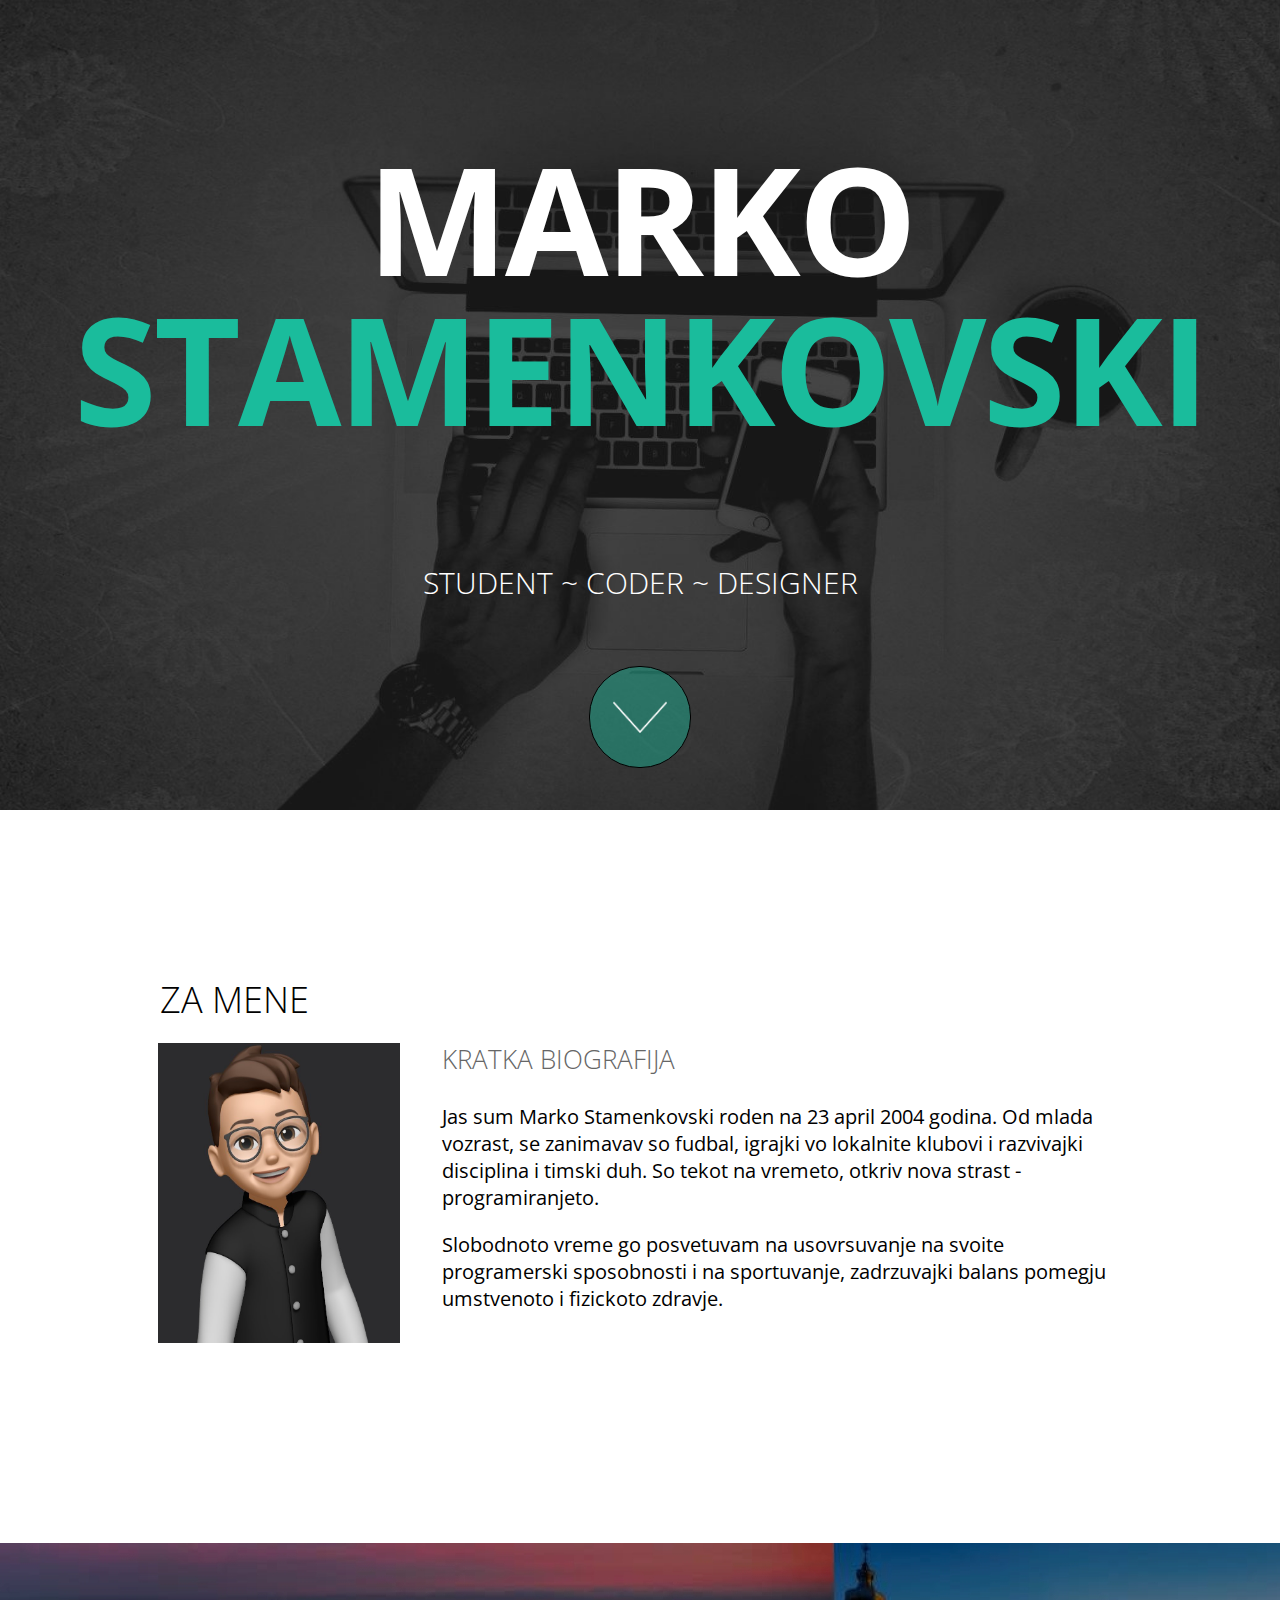
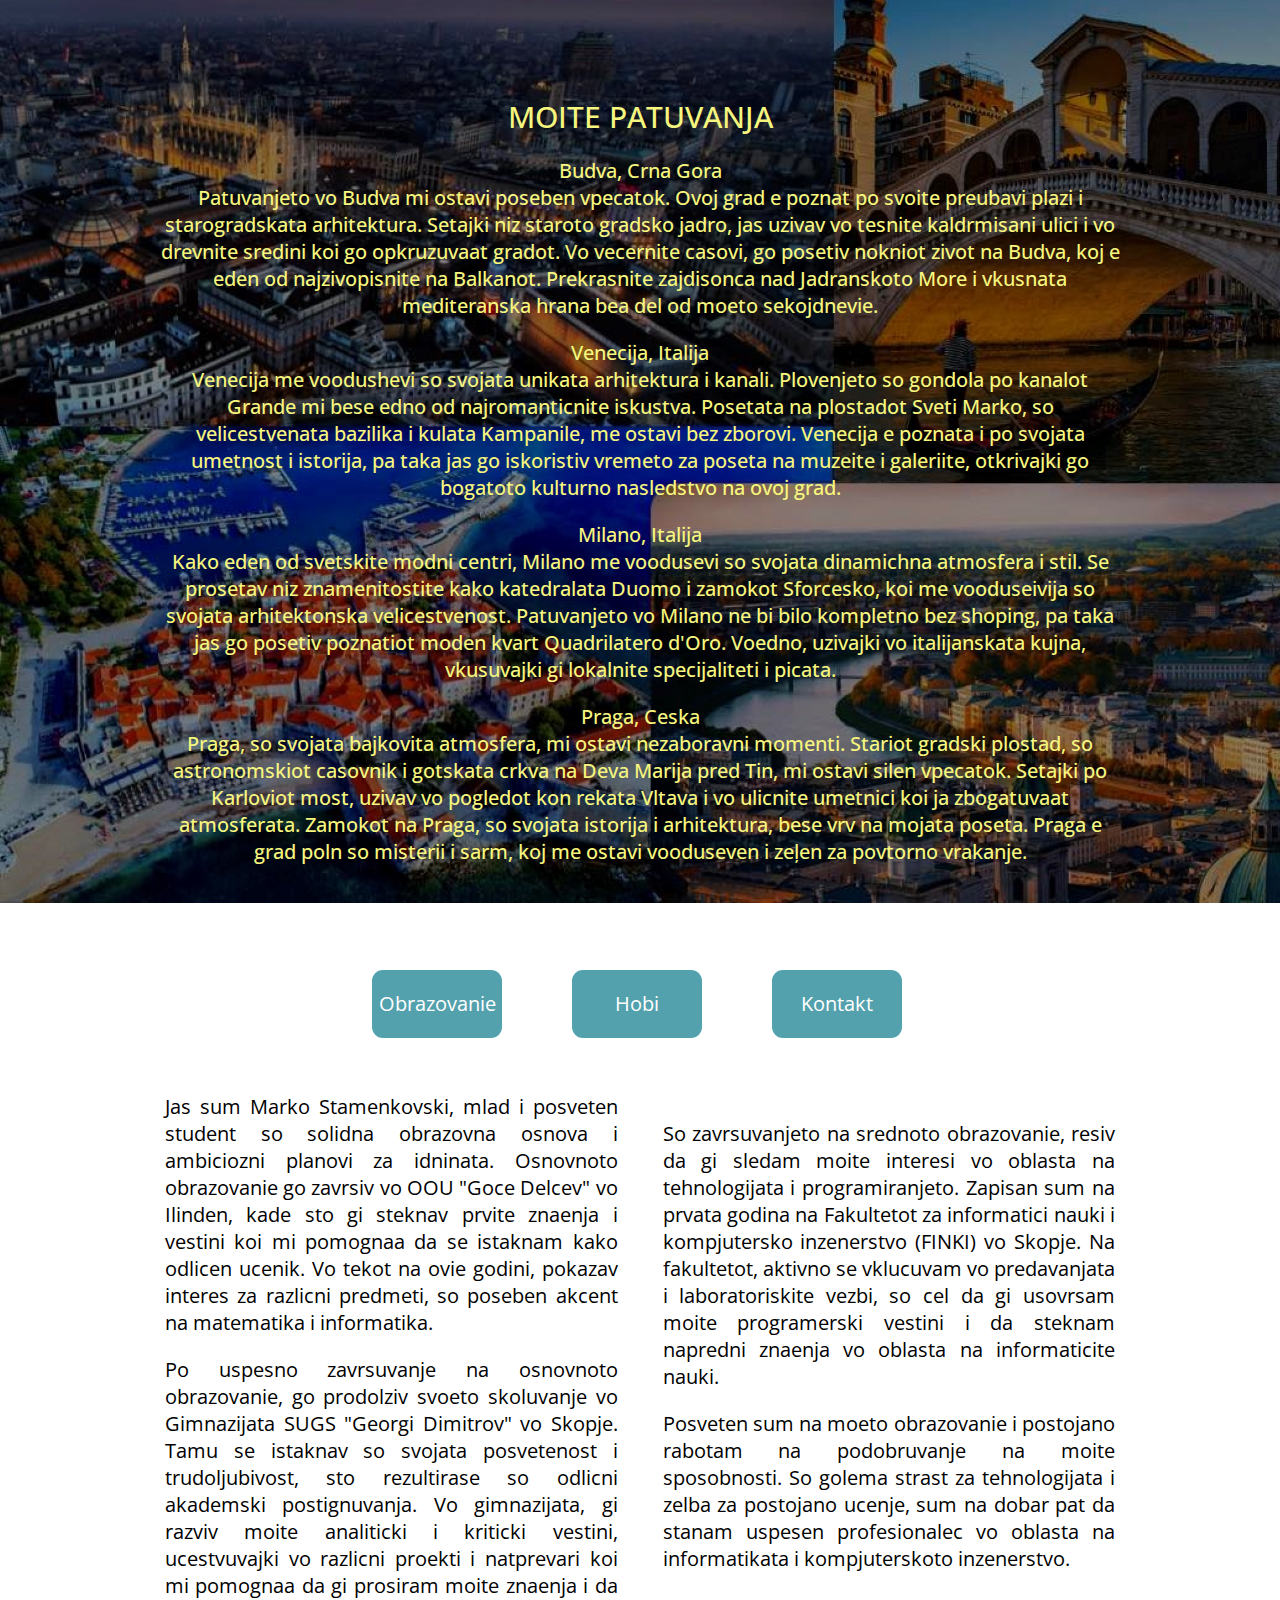
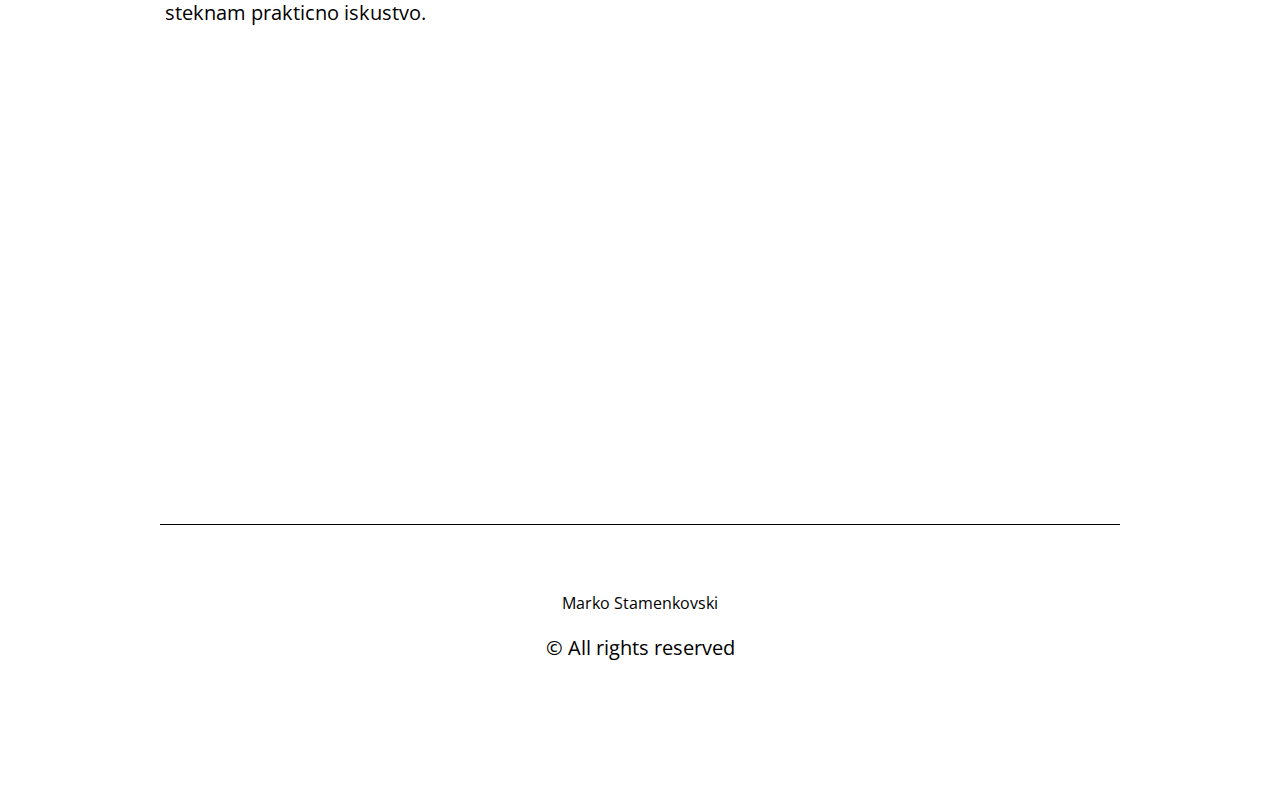
<file: Patuvanja.html>
<!doctype html><html lang=""><head>
    <meta charset="UTF-8">
    <!-- generator meta tag -->
    <!-- leave this for stats and Silex version check -->
    <meta name="generator" content="Silex v2.2.14">
    <!-- End of generator meta tag -->
    <link href="css/normalize.css" rel="stylesheet">
    <link href="css/front-end.css" rel="stylesheet">
    <script src="js/jquery.js"></script>


    <script src="js/front-end.js"></script>


    <script class="silex-script"></script>


    <title> - Design</title>

    <meta name="viewport" content="width=device-width, initial-scale=1, maximum-scale=2.2" data-silex-viewport="">

    <link href="https://fonts.googleapis.com/css?family=Open+Sans:700,300" rel="stylesheet" class="silex-custom-font"><script src="js/unslider-min.js"></script><script src="js/unslider-min.js"></script><link rel="stylesheet" href="css/unslider.css"><link rel="stylesheet" href="css/unslider.css"><script src="js/script.js"></script><link href="css/styles.css" rel="stylesheet"><style>body { opacity: 0; transition: .25s opacity ease; }</style></head>

<body class="body-initial enable-mobile all-style prevent-resizable prevent-selectable editable-style silex-runtime silex-published" data-current-page="page-design">
<section class="container-element editable-style silex-id-1489143154958-1 section-element prevent-resizable">
    <div class="editable-style silex-element-content silex-id-1489143154957-0 container-element hero website-width">


        <div class="editable-style silex-id-1440793860642-0 text-element top-text text-style-1">
            <div class="silex-element-content normal">
                <h1>MARKO <b>STAMENKOVSKI</b> </h1>

                <h2>Student ~ Coder ~ Designer </h2>

            </div>
        </div><a class="editable-style silex-id-1440798151836-0 container-element go-down" href="#after-hero">

        <div class="editable-style silex-id-1484954814876-0 image-element"><img src="assets/scroll_arrow.png" class="" alt="scroll arrow down"></div>
    </a></div>
</section>
<section class="container-element editable-style silex-id-1489143327627-3 section-element prevent-resizable">

    <div class="editable-style silex-element-content silex-id-1489143327626-2 container-element website-width" id="after-hero">




        <div class="editable-style silex-id-1440798996856-3 text-element">
            <div class="silex-element-content normal">
                <h3>Za Mene</h3>
            </div>
        </div><div class="editable-style silex-id-1440798669277-2 image-element"><img class="" src="assets/me.jpg" alt="Portrait of me">
    </div><div class="editable-style silex-id-1440799193140-4 text-element content-black">
        <div class="silex-element-content normal">
            <h3>Kratka Biografija<br></h3>
            <p>Jas sum Marko Stamenkovski roden na 23 april 2004 godina. Od mlada vozrast, se zanimavav so fudbal, igrajki vo lokalnite klubovi i razvivaјki disciplina i timski duh. So tekot na vremeto, otkriv nova strast - programiranjeto.
                <br>
            </p>
            <p> Slobodnoto vreme go posvetuvam na usovrsuvanje na svoite programerski sposobnosti i na sportuvanje, zadrzuvaјki balans pomegju umstvenoto i fizickoto zdravje. </p>
        </div>
    </div></div></section>

<section class="container-element editable-style silex-id-1489143411591-5 section-element prevent-resizable" id="patuvanja" >
    <div class="editable-style silex-element-content website-width silex-id-1489143411591-4 container-element">
        <div class="editable-style silex-id-1440800016088-6 text-element middle-text content-white">
            <div class="silex-element-content normal">
                <h2>Moite patuvanja <br></h2>
                <p>Budva, Crna Gora <br>
                    Patuvanjeto vo Budva mi ostavi poseben vpecatok. Ovoj grad e poznat po svoite preubavi plazi i starogradskata arhitektura. Setajki niz staroto gradsko jadro, jas uzivav vo tesnite kaldrmisani ulici i vo drevnite ѕredini koi go opkruzuvaat gradot. Vo vecernite casovi, go posetiv nokniot zivot na Budva, koj e eden od najzivopisnite na Balkanot. Prekrasnite zajdisonca nad Jadranskoto More i vkusnata mediteranska hrana bea del od moeto sekojdnevie.</p>
                <p></p>
                <p>Venecija, Italija<br>
                    Venecija me voodushevi so svojata unikata arhitektura i kanali. Plovenjeto so gondola po kanalot Grande mi bese edno od najromanticnite iskustva. Posetata na plostadot Sveti Marko, so velicestvenata bazilika i kulata Kampanile, me ostavi bez zborovi. Venecija e poznata i po svojata umetnost i istorija, pa taka jas go iskoristiv vremeto za poseta na muzeite i galeriite, otkrivaјki
                    go bogatoto kulturno nasledstvo na ovoj grad.</p>
                <p>Milano, Italija<br>
                    Kako eden od svetskite modni centri, Milano me voodusevi so svojata dinamichna atmosfera i stil. Se prosetav niz znamenitostite kako katedralata Duomo i zamokot Sforcesko, koi me vooduseivija so svojata arhitektonska velicestvenost. Patuvanjeto vo Milano ne bi bilo kompletno bez shoping, pa taka jas go posetiv poznatiot moden kvart Quadrilatero d'Oro. Voedno, uzivajki vo italijanskata kujna,
                    vkusuvajki gi lokalnite specijaliteti i picata.
                </p>
                <p>Praga, Ceska<br>
                    Praga, so svojata bajkovita atmosfera, mi ostavi nezaboravni momenti. Stariot gradski plostad, so astronomskiot casovnik i gotskata crkva na Deva Marija pred Tin, mi ostavi silen vpecatok. Setajki po Karloviot most, uzivav vo pogledot kon rekata Vltava i vo ulicnite umetnici koi ja zbogatuvaat atmosferata. Zamokot na Praga, so svojata istorija i arhitektura, bese vrv na mojata poseta. Praga e grad poln so misterii
                    i sarm, koj me ostavi vooduseven i zeļen za povtorno vrakanje.</p>
                <p></p>
            </div>
        </div>
    </div>
</section>

<div class="container-element editable-style silex-id-1489143528708-7 section-element prevent-resizable">

    <div class="editable-style silex-element-content silex-id-1489143528708-6 container-element website-width" id="menu">


        <a class="editable-style text-element button silex-id-1440800468283-8 content-white" style="top: 67px; left: 212px; width: 130px; min-height: 68px;" href="index.html#menu">
            <div class="silex-element-content normal"><p>Obrazovanie
            </p></div>
        </a>
        <a class="editable-style text-element button silex-id-1440800468283-8 content-white" style="top: 67px; left: 412px; width: 130px; min-height: 68px;" href="photo.html#menu">
            <div class="silex-element-content normal"><p>Hobi
            </p></div>
        </a>
        <a class="editable-style text-element button silex-id-1440800509589-9 content-white" style="top: 67px; left: 612px; width: 130px; min-height: 68px;" href="code.html#menu">
            <div class="silex-element-content normal"><p>Kontakt
            </p></div>
        </a>
        <div class="editable-style silex-id-1440800819834-10 text-element col content-columns page-design paged-element paged-element-visible" style="top: 170px; width: 960px; min-height: 960px;">
            <div class="silex-element-content normal"><p>Jas sum Marko Stamenkovski, mlad i posveten student so solidna obrazovna osnova i ambiciozni planovi za idninata. Osnovnoto obrazovanie go zavrsiv vo OOU "Goce Delcev" vo Ilinden, kade sto gi steknav prvite znaenja i vestini koi mi pomognaa da se istaknam kako odlicen ucenik. Vo tekot na ovie godini, pokazav interes za razlicni predmeti,
                so poseben akcent na matematika i informatika. <br></p><p>Po uspesno zavrsuvanje na osnovnoto obrazovanie, go prodolziv svoeto skoluvanje vo Gimnazijata SUGS "Georgi Dimitrov" vo Skopje. Tamu se istaknav so svojata posvetenost i trudoljubivost, sto rezultirase so odlicni akademski postignuvanja. Vo gimnazijata, gi razviv moite analiticki i kriticki vestini, ucestvuvaјki vo razlicni proekti i natprevari koi mi pomognaa
                da gi prosiram moite znaenja i da steknam prakticno iskustvo. <br></p><p>
                <br></p>
                <p>So zavrsuvanjeto na srednoto obrazovanie, resiv da gi sledam moite interesi vo oblasta na tehnologijata i programiranjeto. Zapisan sum na prvata godina na Fakultetot za informatici nauki i kompjutersko inzenerstvo (FINKI) vo Skopje. Na fakultetot, aktivno se vklucuvam vo predavanjata i laboratoriskite vezbi, so cel da gi usovrsam moite programerski vestini i da steknam napredni znaenja
                    vo oblasta na informaticite nauki. <br></p><p>Posveten sum na moeto obrazovanie i postojano rabotam na podobruvanje na moite sposobnosti. So golema strast za tehnologijata i zelba za postojano ucenje, sum na dobar pat da stanam uspesen profesionalec
                    vo oblasta na informatikata i kompjuterskoto inzenerstvo.<br></p></div>
        </div></div></div>
<footer class="container-element editable-style silex-id-1489143627408-9 section-element prevent-resizable">
    <div class="editable-style silex-element-content website-width silex-id-1489143627407-8 container-element">
        <div class="editable-style silex-id-1440801730160-14 text-element footer">
            <div class="silex-element-content normal"><p><br></p><p>
            </p>Marko Stamenkovski<p>
                <p>&copy; All rights reserved</p>

            </div>
        </div>
    </div>
</footer>



</body></html>
</file>
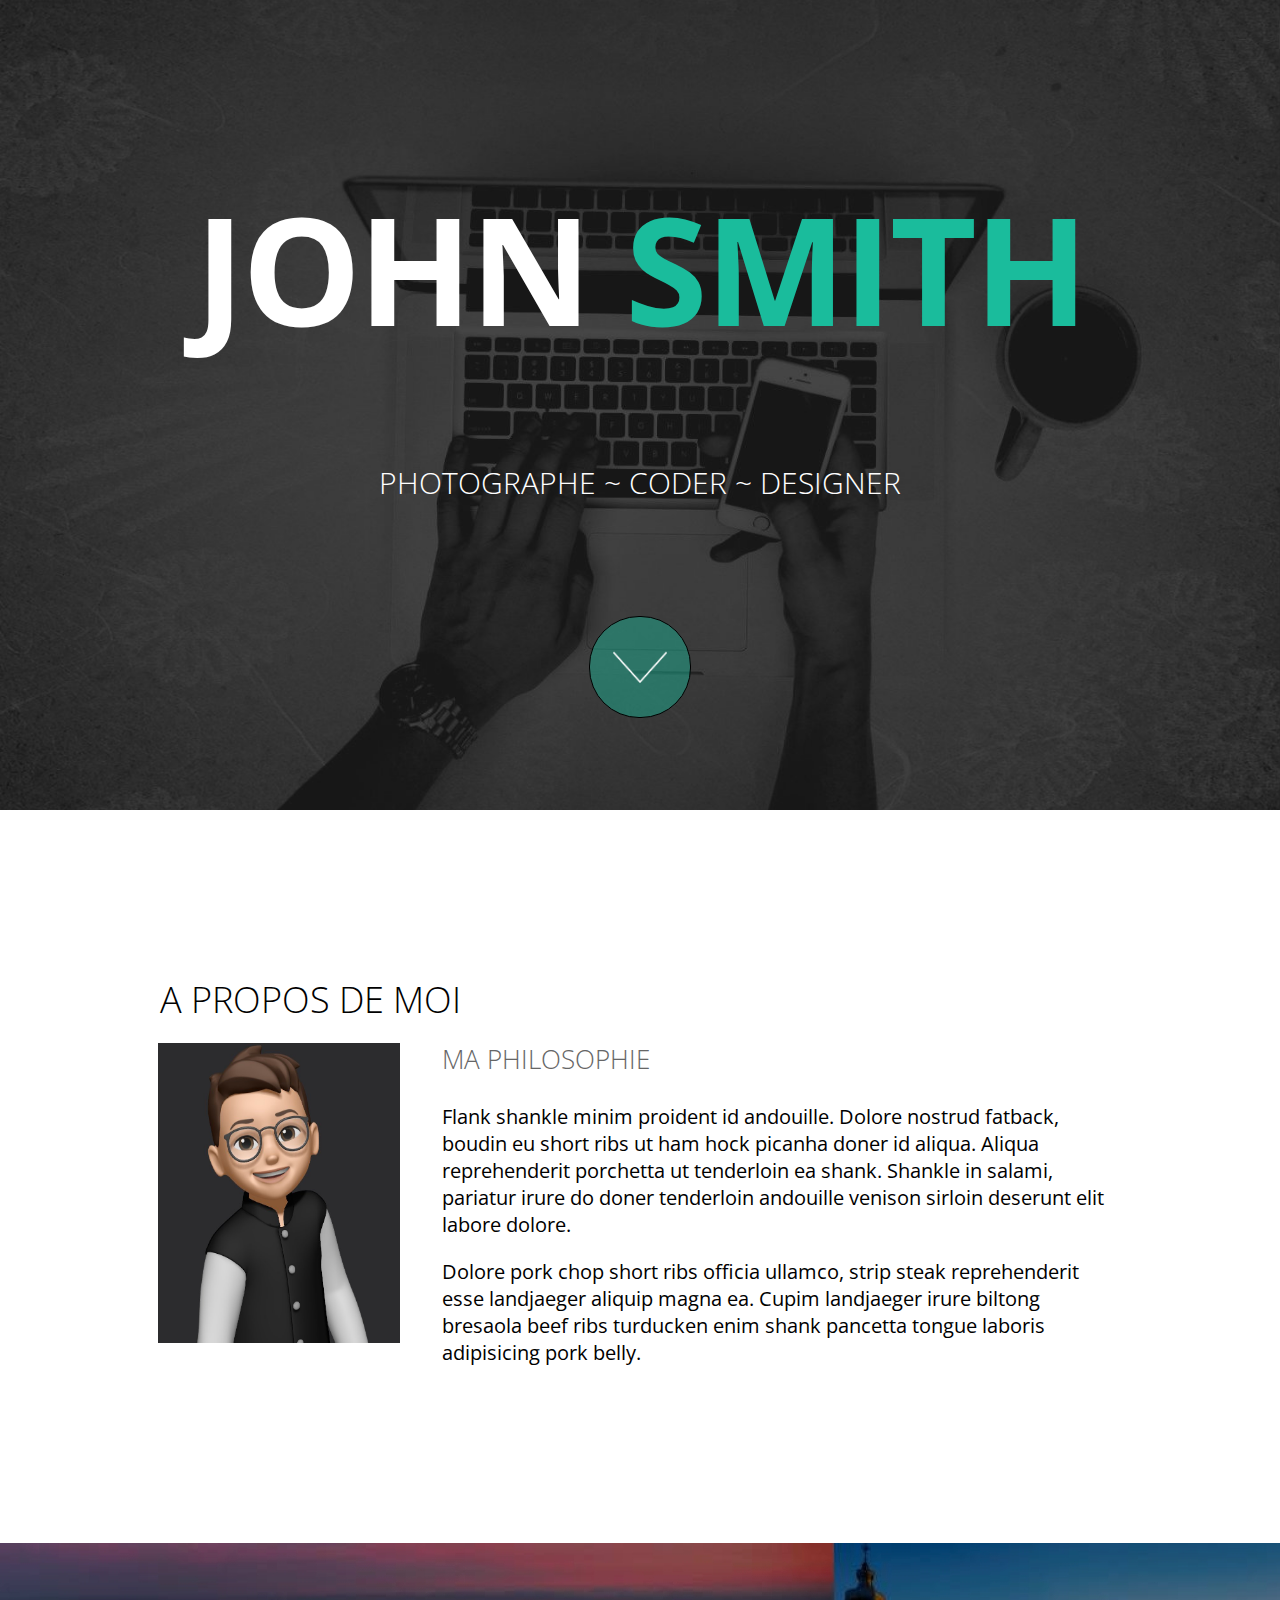
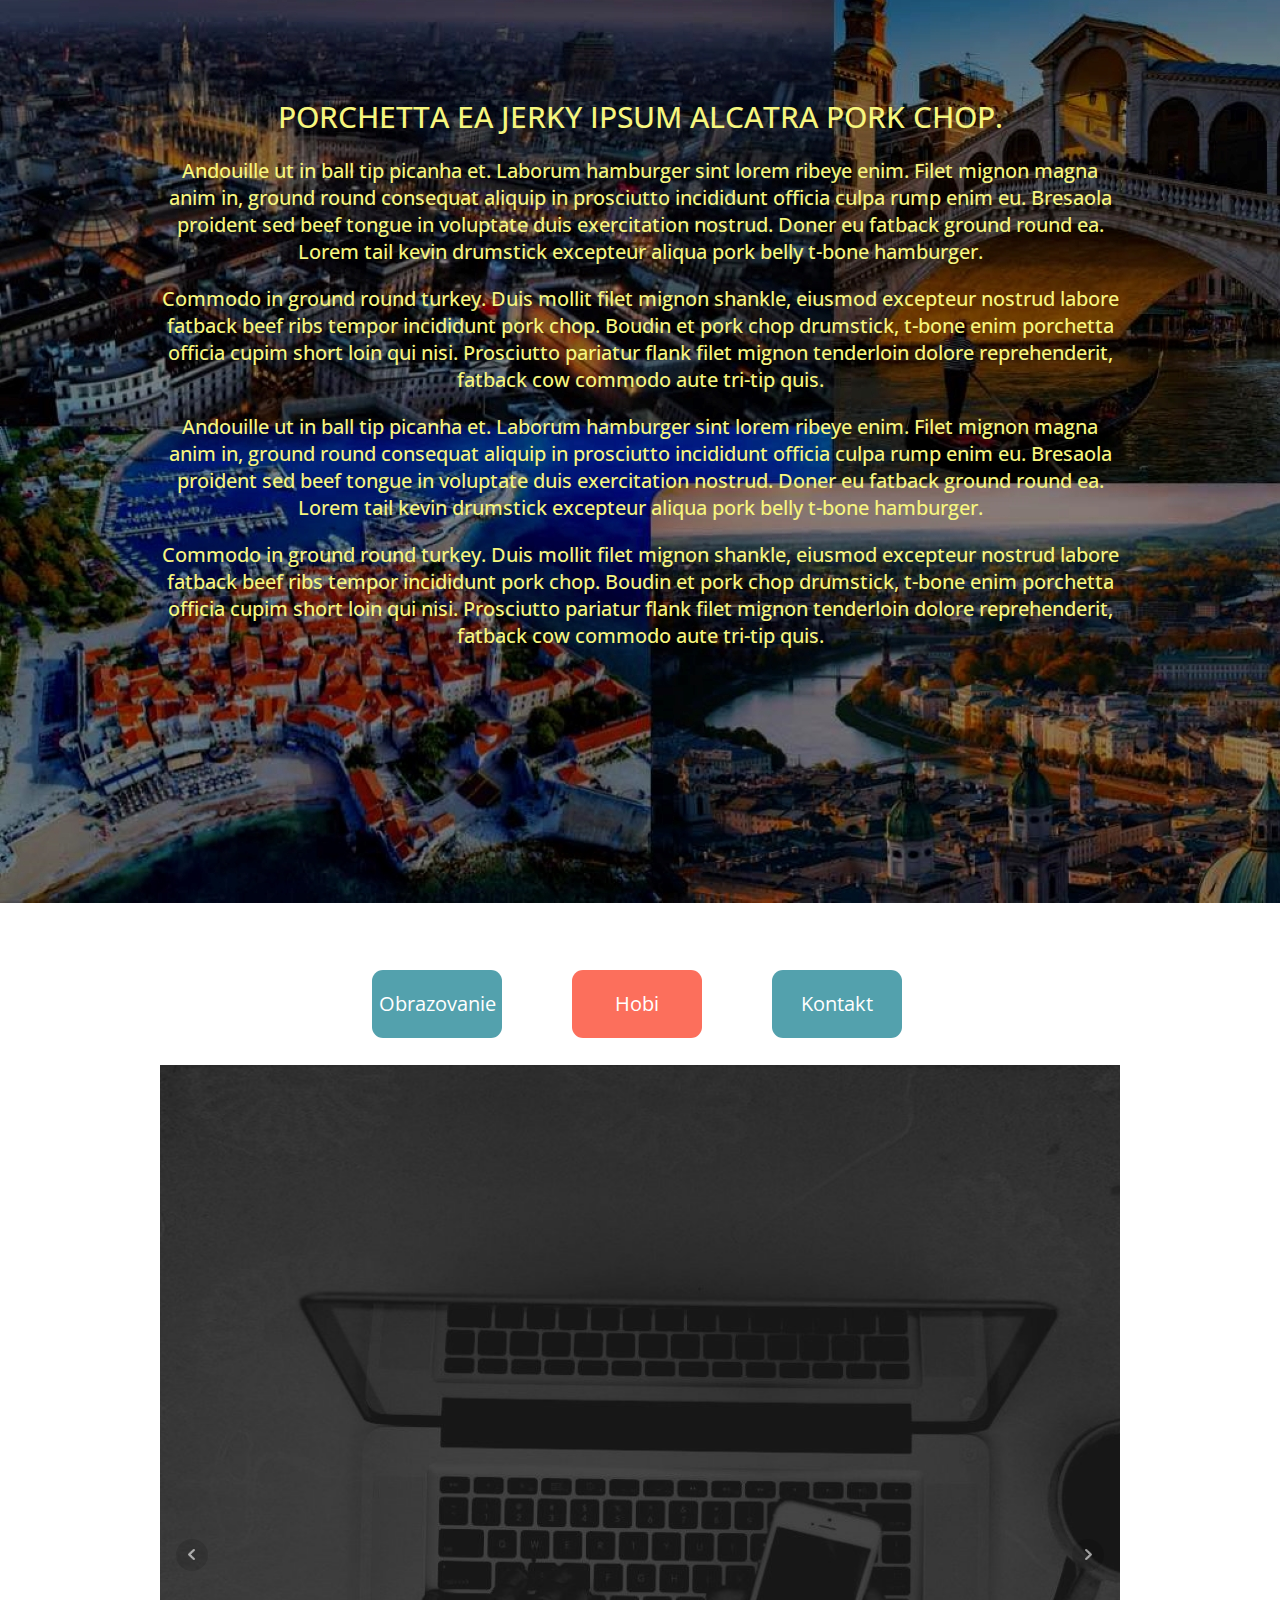
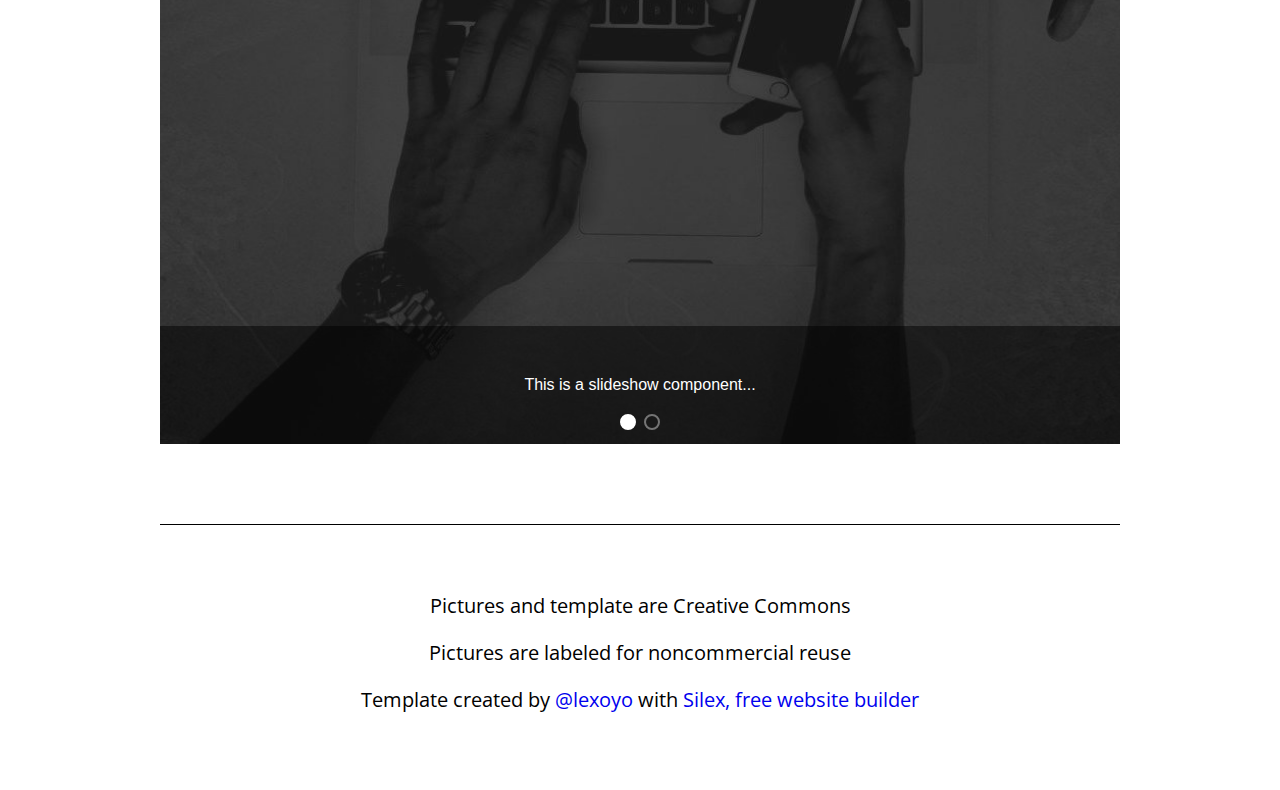
<file: photo.html>
<!doctype html><html lang=""><head>
    <meta charset="UTF-8">
    <!-- generator meta tag -->
    <!-- leave this for stats and Silex version check -->
    <meta name="generator" content="Silex v2.2.14">
    <!-- End of generator meta tag -->
    <link href="css/normalize.css" rel="stylesheet">
    <link href="css/front-end.css" rel="stylesheet">
    <script src="js/jquery.js"></script>
    
    
    <script src="js/front-end.js"></script>

    
    <script class="silex-script"></script>
    





















    



    
    <title> - Photo</title>





















































    <meta name="viewport" content="width=device-width, initial-scale=1, maximum-scale=2.2" data-silex-viewport="">












    
    
    
    
<link href="https://fonts.googleapis.com/css?family=Open+Sans:700,300" rel="stylesheet" class="silex-custom-font"><script src="js/unslider-min.js"></script><script src="js/unslider-min.js"></script><link rel="stylesheet" href="css/unslider.css"><link rel="stylesheet" href="css/unslider.css"><script src="js/script.js"></script><link href="css/styles.css" rel="stylesheet"><style>body { opacity: 0; transition: .25s opacity ease; }</style></head>

<body class="body-initial enable-mobile all-style prevent-resizable prevent-selectable editable-style silex-runtime silex-published" data-current-page="page-photo">
    <section class="container-element editable-style silex-id-1489143154958-1 section-element prevent-resizable">
        <div class="editable-style silex-element-content silex-id-1489143154957-0 container-element hero website-width">
            
            
        <div class="editable-style silex-id-1440793860642-0 text-element top-text text-style-1">
                <div class="silex-element-content normal">
                    <h1>JOHN <b>SMITH</b> </h1>
                    
                        <h2>Photographe ~ Coder ~ Designer </h2>
                    
                </div>
            </div><a class="editable-style silex-id-1440798151836-0 container-element go-down" href="#after-hero">

                <div class="editable-style silex-id-1484954814876-0 image-element"><img src="assets/scroll_arrow.png" class="" alt="scroll arrow down"></div>
            </a></div>
    </section>
    <section class="container-element editable-style silex-id-1489143327627-3 section-element prevent-resizable">
        
    <div class="editable-style silex-element-content silex-id-1489143327626-2 container-element website-width" id="after-hero">

            
            
            
        <div class="editable-style silex-id-1440798996856-3 text-element">
                <div class="silex-element-content normal">
                    <h3>A propos de moi</h3>
                </div>
            </div><div class="editable-style silex-id-1440798669277-2 image-element"><img class="" src="assets/me.jpg" alt="Portrait of me">
            </div><div class="editable-style silex-id-1440799193140-4 text-element content-black">
                <div class="silex-element-content normal">
                    <h3>Ma philosophie<br></h3>
                    <p>Flank shankle minim proident id andouille. Dolore nostrud fatback, boudin eu short ribs ut ham hock picanha doner id aliqua. Aliqua reprehenderit porchetta ut tenderloin ea shank. Shankle in salami, pariatur irure do doner tenderloin
                        andouille venison sirloin deserunt elit labore dolore.
                        <br>
                    </p>
                    <p> Dolore pork chop short ribs officia ullamco, strip steak reprehenderit esse landjaeger aliquip magna ea. Cupim landjaeger irure biltong bresaola beef ribs turducken enim shank pancetta tongue laboris adipisicing pork belly.</p>
                </div>
            </div></div></section>
    <section class="container-element editable-style silex-id-1489143411591-5 section-element prevent-resizable">
        <div class="editable-style silex-element-content website-width silex-id-1489143411591-4 container-element">
            <div class="editable-style silex-id-1440800016088-6 text-element middle-text content-white">
                <div class="silex-element-content normal">
                    <h2>Porchetta ea jerky ipsum alcatra pork chop. <br></h2>
                    <p>Andouille ut in ball tip picanha et. Laborum hamburger sint lorem ribeye enim. Filet mignon magna anim in, ground round consequat aliquip in prosciutto incididunt officia culpa rump enim eu. Bresaola proident sed beef tongue in voluptate
                        duis exercitation nostrud. Doner eu fatback ground round ea. Lorem tail kevin drumstick excepteur aliqua pork belly t-bone hamburger.</p>
                    <p></p>
                    <p>Commodo in ground round turkey. Duis mollit filet mignon shankle, eiusmod excepteur nostrud labore fatback beef ribs tempor incididunt pork chop. Boudin et pork chop drumstick, t-bone enim porchetta officia cupim short loin qui nisi.
                        Prosciutto pariatur flank filet mignon tenderloin dolore reprehenderit, fatback cow commodo aute tri-tip quis.</p>
                    <p>Andouille ut in ball tip picanha et. Laborum hamburger sint lorem ribeye enim. Filet mignon magna anim in, ground round consequat aliquip in prosciutto incididunt officia culpa rump enim eu. Bresaola proident sed beef tongue in voluptate
                        duis exercitation nostrud. Doner eu fatback ground round ea. Lorem tail kevin drumstick excepteur aliqua pork belly t-bone hamburger.
                    </p>
                    <p>Commodo in ground round turkey. Duis mollit filet mignon shankle, eiusmod excepteur nostrud labore fatback beef ribs tempor incididunt pork chop. Boudin et pork chop drumstick, t-bone enim porchetta officia cupim short loin qui nisi.
                        Prosciutto pariatur flank filet mignon tenderloin dolore reprehenderit, fatback cow commodo aute tri-tip quis.</p>
                    <p></p>
                </div>
            </div>
        </div>
    </section>




































    























































    <div class="container-element editable-style silex-id-1489143528708-7 section-element prevent-resizable">
        
    <div class="editable-style silex-element-content silex-id-1489143528708-6 container-element website-width" id="menu">
            
            
            
            

            
            
        <a class="editable-style silex-id-1440800306868-7 text-element button content-white" style="top: 67px; left: 212px; width: 130px; min-height: 68px;" href="index.html#menu">
                <div class="silex-element-content normal"><p>Obrazovanie
                </p></div>
            </a><a class="editable-style text-element button silex-id-1440800468283-8 content-white page-link-active" style="top: 67px; left: 412px; width: 130px; min-height: 68px;" href="photo.html#menu">
                <div class="silex-element-content normal"><p>Hobi
                </p></div>
            </a><a class="editable-style text-element button silex-id-1440800509589-9 content-white" style="top: 67px; left: 612px; width: 130px; min-height: 68px;" href="code.html#menu">
                <div class="silex-element-content normal"><p>Kontakt
                </p></div>
            </a><div class="editable-style silex-id-1492792986749-1 html-element silex-component silex-component-slideshow silex-use-height-not-minheight page-photo paged-element paged-element-visible">
                <div class="silex-element-content"><div id="parent_1647532293333_255">
<!-- preview -->

<div id="id_1647532293333_255">
  <!-- runtime -->
  <!-- the whole slideshow -->
  <ul class="prodotype-runtime">
  
    <li><figure class="slide-0">
      
      <div class="slide-image">
        
          <figcaption>This is a slideshow component...</figcaption>
        
      </div>
      
    </figure></li>
  
    <li><figure class="slide-1">
      
      <div class="slide-image">
        
          <figcaption>...with 2 slides!</figcaption>
        
      </div>
      
    </figure></li>
  
  </ul>
</div>
</div>

<script>
  (function() {
    // do not start in the editor (it would mess with the markup)
    if(!$('body').hasClass('silex-runtime')) return;

    var $slider = $('#id_1647532293333_255')
    var slider = $slider.unslider({
      'autoplay': false,
      'speed': 750,
      'delay': 3000,
      'index': 0,
      'nav': true,
      'animation': 'horizontal',
      'arrows': true
    });
    //  Listen to slide changes
    
    // apply element height to the images
    var silexElement = $slider.closest('.editable-style');
    var elementMinHeight = silexElement.css('height');
    var elementWidth = silexElement.css('width');
    $('#id_1647532293333_255 li .slide-image').css({
      'height': elementMinHeight
    });
    

    setTimeout(function(){
      // use onswipe.js
      // Fix #1127
      if(window.onSwipe) {
        window.onSwipe('left', function(){ $slider.data('unslider').next()})
        window.onSwipe('right', function(){ $slider.data('unslider').prev()})
      } else {
        console.warn('onswipe.js script is not found, swipe gestures might no work')
      }
    }, 0)
  })();
</script>
</div>
            </div></div></div>
    <footer class="container-element editable-style silex-id-1489143627408-9 section-element prevent-resizable">
        <div class="editable-style silex-element-content website-width silex-id-1489143627407-8 container-element">
            <div class="editable-style silex-id-1440801730160-14 text-element footer">
                <div class="silex-element-content normal"><p><br></p><p>Pictures and template are Creative Commons
                        </p><p>Pictures are labeled for noncommercial reuse
                        </p><p>Template created by <a href="//lexoyo.me/">@lexoyo</a> with <a href="//www.silex.me/">Silex, free website builder</a></p>
                    
                </div>
            </div>
        </div>
    </footer>












</body></html>
</file>
<file: css/front-end.css>
/**
 * This file holds the styles of websites while editing
 */

body {
  min-height: 100vh;
  min-width: 98vw; /* remove approx size of vertical scroll bar */
}

/* prevent-auto-z-index is to let the components handle their z-index */
.section-element > .silex-element-content > *:not(.prevent-auto-z-index):not(.fixed) {
  /* put the elements of a section on top of sections bellow */
  z-index: 10;
}
/* workaround a bug of the 2.11 version (front end) */
/* sections used to hava margin-top: -1; which can not be edited in the UI */
.editable-style.section-element {
  margin-top: 0;
}
/****************************************************/
.website-width {
  width: 960px;
}
.paged-element-hidden {
  display: none !important;
}
/* resize */
.editable-style.image-element img {
  border-radius: inherit; /* this is to follow the element's radius */
	width: 100%;
	height: 100%;
}
/*
 .image-element > .silex-element-content {
	overflow: hidden;
}
*/
.html-element .silex-element-content {
  /* enable HTML content to have style="min-height: inherit;" */
  /* removed because it makes components buggy, add it to silex if you need to
  position: absolute;
  min-height: inherit;
  width: 100%; /* needed by slideshow components and probably others */
  /*
  height: 100%; /* needed by slideshow kreview and probably others */
}
/* wysihtml text editor styles */
.wysiwyg-float-left {
  float: left;
  margin: 0 8px 8px 0;
}
.wysiwyg-float-right {
  float: right;
  margin: 0 0 8px 8px;
}
/* Remove dots surrounding links in Firefox
    because of normalize.css */
a:focus{ outline: none;}

body .editable-style[data-silex-href] {
  cursor: pointer;
}
body.enable-mobile .editable-style.hide-on-desktop {
  display: none;
}
/* only outside the editor */
/* needs to be more qualified than body.enable-mobile .editable-style:not(.prevent-mobile-style) */
body.silex-runtime.body-initial .fixed {
  position: absolute;
  z-index: 20;
}
/* Mobile styles */
@media (max-width:480px) {
  /* needs to be more qualified than body.enable-mobile .editable-style:not(.prevent-mobile-style) */
  body.silex-runtime.body-initial .fixed {
    /* on mobile (chrome, this is needed to be on top of other content) */
    position: relative;
  }

  /* hide horizontal scroll bar which appears because of residual values in css
  html {
    overflow-x: hidden;
  }
  */
  body {
    position: initial; /* used to be absolute but now only in editor (editable.css), when position is absolute the body has the size of its content */
  }
  /* mobile mode */
  body.enable-mobile .editable-style:not(.prevent-mobile-style),
  body.enable-mobile .background.background-initial {
    position: static;
    top: auto;
    left: auto;
    max-width: 100%;
    min-width: auto; /* this is to remove sections min-width, since section min-width is set to the witdh of its content in Element::setStyle() */
    margin-left: auto;
    margin-right: auto;
  }
  body.enable-mobile .editable-style.section-element {
    padding: 0;
  }
  body.enable-mobile.silex-resizing .editable-style:not(.prevent-mobile-style) {
    max-width: unset; /* while dragging let the user size the elements freely */
  }
  body.enable-mobile .image-element.editable-style:not(.prevent-mobile-style) {
    position: relative;
  }
  body.enable-mobile .editable-style.section-element {
    max-width: 100%; /* section bg should be 100% width because user do not need to grab the side and resize */
    padding: 0;
    margin: 0;
  }
  body.enable-mobile .container-element:not(.paged-element-hidden) {
    display: flex;
    align-items: center;
    justify-content: space-around;
    flex-wrap: wrap;
  }
  /* but still hide paged elements or desktop only elements */
  body.enable-mobile .editable-style.hide-on-mobile {
    display: none;
  }
  body.enable-mobile .editable-style.hide-on-desktop:not(.paged-element-hidden) {
    display: initial;
  }
  body.silex-runtime.enable-mobile .background.background-initial {
    max-width: 100%;
  }
}

/* only outside the editor */
/* needs to be more qualified than body.enable-mobile .editable-style:not(.prevent-mobile-style) */
body.silex-runtime.body-initial .fixed {
  position: absolute;
  z-index: 20;
}
/* Mobile styles */
@media (max-width:480px) {
  /* needs to be more qualified than body.enable-mobile .editable-style:not(.prevent-mobile-style) */
  body.silex-runtime.body-initial .fixed {
    /* on mobile (chrome, this is needed to be on top of other content) */
    position: relative;
  }
}


/**
 * prodotype components
 */
.silex-element-content-full-height .silex-element-content {
  height: 100%;
}
silex-template,
.prodotype-preview {
  display: none;
}
.prodotype-runtime,
.prodotype-runtime-strict {
  display: none;
}
.prodotype-published {
  display: none;
}
body.silex-editor .prodotype-preview {
  display: block;
}
body.silex-runtime .prodotype-runtime,
body.silex-runtime .prodotype-runtime-strict {
  display: block;
}
body.silex-published .prodotype-published {
  display: block;
}
body.silex-publish .prodotype-runtime-strict {
  display: none;
}
.prodotype-force-size {
  position: absolute;
  width: 100%;
  height: 100%;
}
.silex-component-button button {
  width: 100%;
}
/* full-width component*/
div.editable-style.full-width-section {
  min-height: 100px;
}

div.editable-style.full-width-section>.editable-style {
  position: static;
  min-width: 100%;
}

div.editable-style.full-width-section>.editable-style.silex-element-content {
  display: none;
}
</file>
<file: css/unslider.css>
.unslider{overflow:auto;margin:0;padding:0}.unslider-wrap{position:relative}.unslider-wrap.unslider-carousel li{float:left}.unslider-vertical>ul{height:100%}.unslider-vertical li{float:none;width:100%}.unslider-fade{position:relative}.unslider-fade .unslider-wrap li{position:absolute;left:0;top:0;right:0;z-index:8}.unslider-fade .unslider-wrap li.unslider-active{z-index:10}.unslider li,.unslider ol,.unslider ul{list-style:none;margin:0;padding:0;border:none}.unslider-arrow{position:absolute;left:20px;z-index:2;cursor:pointer}.unslider-arrow.next{left:auto;right:20px}
</file>
<file: css/styles.css>
body, html {scroll-behavior: smooth;}.hero {min-height: 90vh;}.heading1 {text-shadow: 2px -2px 5px rgba(0, 0, 0, 0.75);}.button.page-link-active {background-color: #FC6F5C;}
.body-initial {background-color: rgb(255, 255, 255); position: static;}.silex-id-1489143154958-1 {background-image: url(../assets/top-pic.jpg); background-position: center center; background-size: cover; background-repeat: no-repeat; background-color: rgba(51,51,51,1); position: static; margin-top: -1px;}.silex-id-1489143154957-0 {background-color: transparent; position: relative; margin-left: auto; margin-right: auto; display: flex; flex-direction: column; align-items: center; justify-content: space-evenly;}.silex-id-1440793860642-0 {width: 960px; top: 151px; left: 0px; background-color: transparent; border-top-left-radius: 5px; border-top-right-radius: 5px; border-bottom-right-radius: 5px; border-bottom-left-radius: 5px; border-top-width: 0px; border-right-width: 0px; border-bottom-width: 0px; border-left-width: 0px; border-top-style: solid; border-right-style: solid; border-bottom-style: solid; border-left-style: solid; min-height: 394px; position: static;}.silex-id-1440798151836-0 {width: 100px; top: 633px; left: 443px; background-color: rgba(26, 188, 156, 0.447059); border-top-left-radius: 50px; border-top-right-radius: 50px; border-bottom-right-radius: 50px; border-bottom-left-radius: 50px; border-top-width: 1px; border-right-width: 1px; border-bottom-width: 1px; border-left-width: 1px; border-top-style: solid; border-right-style: solid; border-bottom-style: solid; border-left-style: solid; border-top-color: rgb(0, 0, 0); border-right-color: rgb(0, 0, 0); border-bottom-color: rgb(0, 0, 0); border-left-color: rgb(0, 0, 0); min-height: 100px; position: static; display: flex; align-items: center; justify-content: center;}.silex-id-1484954814876-0 {width: 54px; top: 37px; left: 23px; height: 33px; position: static;}.silex-id-1489143327627-3 {background-color: transparent; position: static; margin-top: -1px;}.silex-id-1489143327626-2 {background-color: transparent; min-height: 733px; position: relative; margin-left: auto; margin-right: auto;}.silex-id-1440798996856-3 {width: 489px; top: 129px; left: 0px; min-height: 94px; position: absolute;}.silex-id-1440798669277-2 {width: 242px; top: 233px; left: -2px; height: 300px; position: absolute;}.silex-id-1440799193140-4 {width: 678px; top: 205px; left: 282px; min-height: 347px; position: absolute;}.silex-id-1489143411591-5 {background-color: rgba(51,51,51,1); background-image: url(../assets/pic2.jpg) ; position: static; margin-top: -1px;}.silex-id-1489143411591-4 {background-color: transparent; min-height: 960px; position: relative; margin-left: auto; margin-right: auto;}.silex-id-1440800016088-6 {width: 960px; top: 134px; left: 0px; min-height: 621px; position: absolute;}.silex-id-1489143528708-7 {position: static; margin-top: -1px;}.silex-id-1489143528708-6 {background-color: rgb(255, 255, 255); min-height: 1163px; position: relative; margin-left: auto; margin-right: auto;}.silex-id-1440800306868-7 {width: 130px; top: 67px; left: 212px; background-color: rgb(83, 161, 173); border-top-left-radius: 11px; border-top-right-radius: 11px; border-bottom-right-radius: 11px; border-bottom-left-radius: 11px; min-height: 40px; position: absolute;}.silex-id-1440800468283-8 {width: 130px; top: 67px; left: 412px; background-color: rgb(83, 161, 173); border-top-left-radius: 11px; border-top-right-radius: 11px; border-bottom-right-radius: 11px; border-bottom-left-radius: 11px; min-height: 40px; position: absolute;}.silex-id-1440800509589-9 {width: 130px; top: 67px; left: 612px; background-color: rgb(83, 161, 173); border-top-left-radius: 11px; border-top-right-radius: 11px; border-bottom-right-radius: 11px; border-bottom-left-radius: 11px; min-height: 40px; position: absolute;}.silex-id-1440800819834-10 {width: 960px; top: 170px; left: 0px; min-height: 960px; position: absolute;}.silex-id-1440801309675-13 {width: 960px; top: 180px; left: 0px; min-height: 960px; position: absolute;}.silex-id-1492792986749-1 {height: 979px; width: 960px; background-color: transparent; top: 162px; left: 0px; position: absolute;}.silex-id-1489143627408-9 {position: static; margin-top: -1px;}.silex-id-1489143627407-8 {background-color: rgb(255, 255, 255); min-height: 324px; position: relative; margin-left: auto; margin-right: auto;}.silex-id-1440801730160-14 {width: 960px; top: 58px; left: 0px; border-top-width: 1px; border-right-width: 0px; border-bottom-width: 0px; border-left-width: 0px; border-top-style: solid; border-right-style: solid; border-bottom-style: solid; border-left-style: solid; min-height: 218.25px; position: absolute;}@media only screen and (max-width: 480px) {.silex-id-1489143154957-0 {top: 0px; left: 12px; width: 445px;}.silex-id-1440793860642-0 {top: 75px; left: 11px; width: 423px; min-height: 558px;}.silex-id-1440798151836-0 {width: 70px; min-height: 70px;}.silex-id-1489143327627-3 {top: 1020px; left: 0px;}.silex-id-1489143327626-2 {min-height: 1014px;}.silex-id-1489143528708-7 {top: 6167px; left: 0px;}.silex-id-1489143528708-6 {min-height: 472px;}.silex-id-1440801309675-13 {top: 195px; left: 11px; width: 423px; min-height: 2525px;}}
.website-width {width: 960px;}@media (min-width: 481px) {.silex-editor {min-width: 1160px;}}
h1 {font-weight: 700; font-size: 150px; color: #FFFFFF; text-align: center; line-height: 1; letter-spacing: -3px;}h2 {font-weight: 300; font-size: 30px; color: #FFFFFF; text-align: center; text-transform: uppercase; line-height: 1;}h3 {font-weight: 300; font-size: 36px; text-transform: uppercase;}.text-element > .silex-element-content {font-family: 'Open Sans', sans-serif;}p {font-size: 20px;}a {text-decoration: none;}[data-silex-href] {text-decoration: none;}@media only screen and (max-width: 480px) {h1 {font-weight: 300; margin-left: 10px; margin-right: 10px;}h2 {margin-left: 10px; margin-right: 10px;}h3 {padding-left: 10px; padding-right: 10px;}.text-element > .silex-element-content {font-size: 150%;}p {font-size: 150%; padding-left: 10px; padding-right: 10px;}b {font-weight: 300;}}
.text-style-1 b {color: #1ABC9C;}
.content-black h3 {font-size: 26px; color: #666666;}
.content-white.text-element > .silex-element-content {color: #FFFFFF; text-align: center;}
.content-columns.text-element > .silex-element-content {text-align: justify; columns: 2; column-gap: 45px; padding-left: 5px;padding-right: 5px}.content-columns.text-element > .silex-element-content1{columns: 1;padding-right: 100px;padding-left: 100px; color: #666666}.content-columns.text-element > .silex-element-content2{columns: 1; img{border-radius: 50%;}.slika{margin-top:200px; display: flex;justify-content: center}.info{display: flex;justify-content: center;#para{font-size: 15px;text-align: center;}}}@media only screen and (max-width: 480px) {.content-columns.text-element > .silex-element-content {columns: 1;}}
.footer.text-element > .silex-element-content {text-align: center;}
#parent_1647532293333_255 .prodotype-preview {list-style-type: none; margin: 0; padding: 0;}#parent_1647532293333_255 .prodotype-preview .preview-text {display: flex; align-items: center; justify-content: center;}#parent_1647532293333_255 .prodotype-preview .preview-text p {z-index: 1; background-color: black; color: white;}#parent_1647532293333_255 .slide-0 .slide-image {background-image: url(../assets/top-pic.jpg);}#parent_1647532293333_255 .slide-1 .slide-image {background-image: url(../assets/pic2.jpg) ;}#parent_1647532293333_255 .unslider {position: relative;}#parent_1647532293333_255 .slide-image {width: 100%; display: flex; justify-content: center; background-repeat: no-repeat; background-size: cover; background-position: 50%; align-items: flex-end;}#parent_1647532293333_255 figcaption {padding: 50px; color: white; background-color: rgba(0,0,0,0.5); width: 100%; text-align: center;}#parent_1647532293333_255 .unslider-nav {position: absolute; bottom: 10px; left: 0; right: 0; top: auto; margin: 0;}#parent_1647532293333_255 .unslider-nav ol {text-align: center;}#parent_1647532293333_255 .unslider-nav ol li.unslider-active {background: #fff; cursor: default; opacity: 1;}#parent_1647532293333_255 .unslider-nav ol li {display: inline-block; float: none; width: 6px; height: 6px; margin: 0 4px; padding: 3px; background: transparent; border-radius: 10px; overflow: hidden; text-indent: -999em; border: 2px solid #fff; cursor: pointer; opacity: .4;}#parent_1647532293333_255 .unslider-arrow {display: block; width: 32px; height: 32px; top: 50%; right: 16px; left: auto; margin-top: -16px; overflow: hidden; background: rgba(0,0,0,.2) no-repeat 50% 50%; background-image: url([data-uri]); background-size: 7px 11px; border-radius: 32px; text-indent: -999em; opacity: .6; transition: opacity .2s;}#parent_1647532293333_255 .unslider-arrow.prev {left: 16px; right: auto; -ms-transform: rotate(-180deg); transform: rotate(-180deg);}body.silex-runtime {opacity: 1;}
</file>
